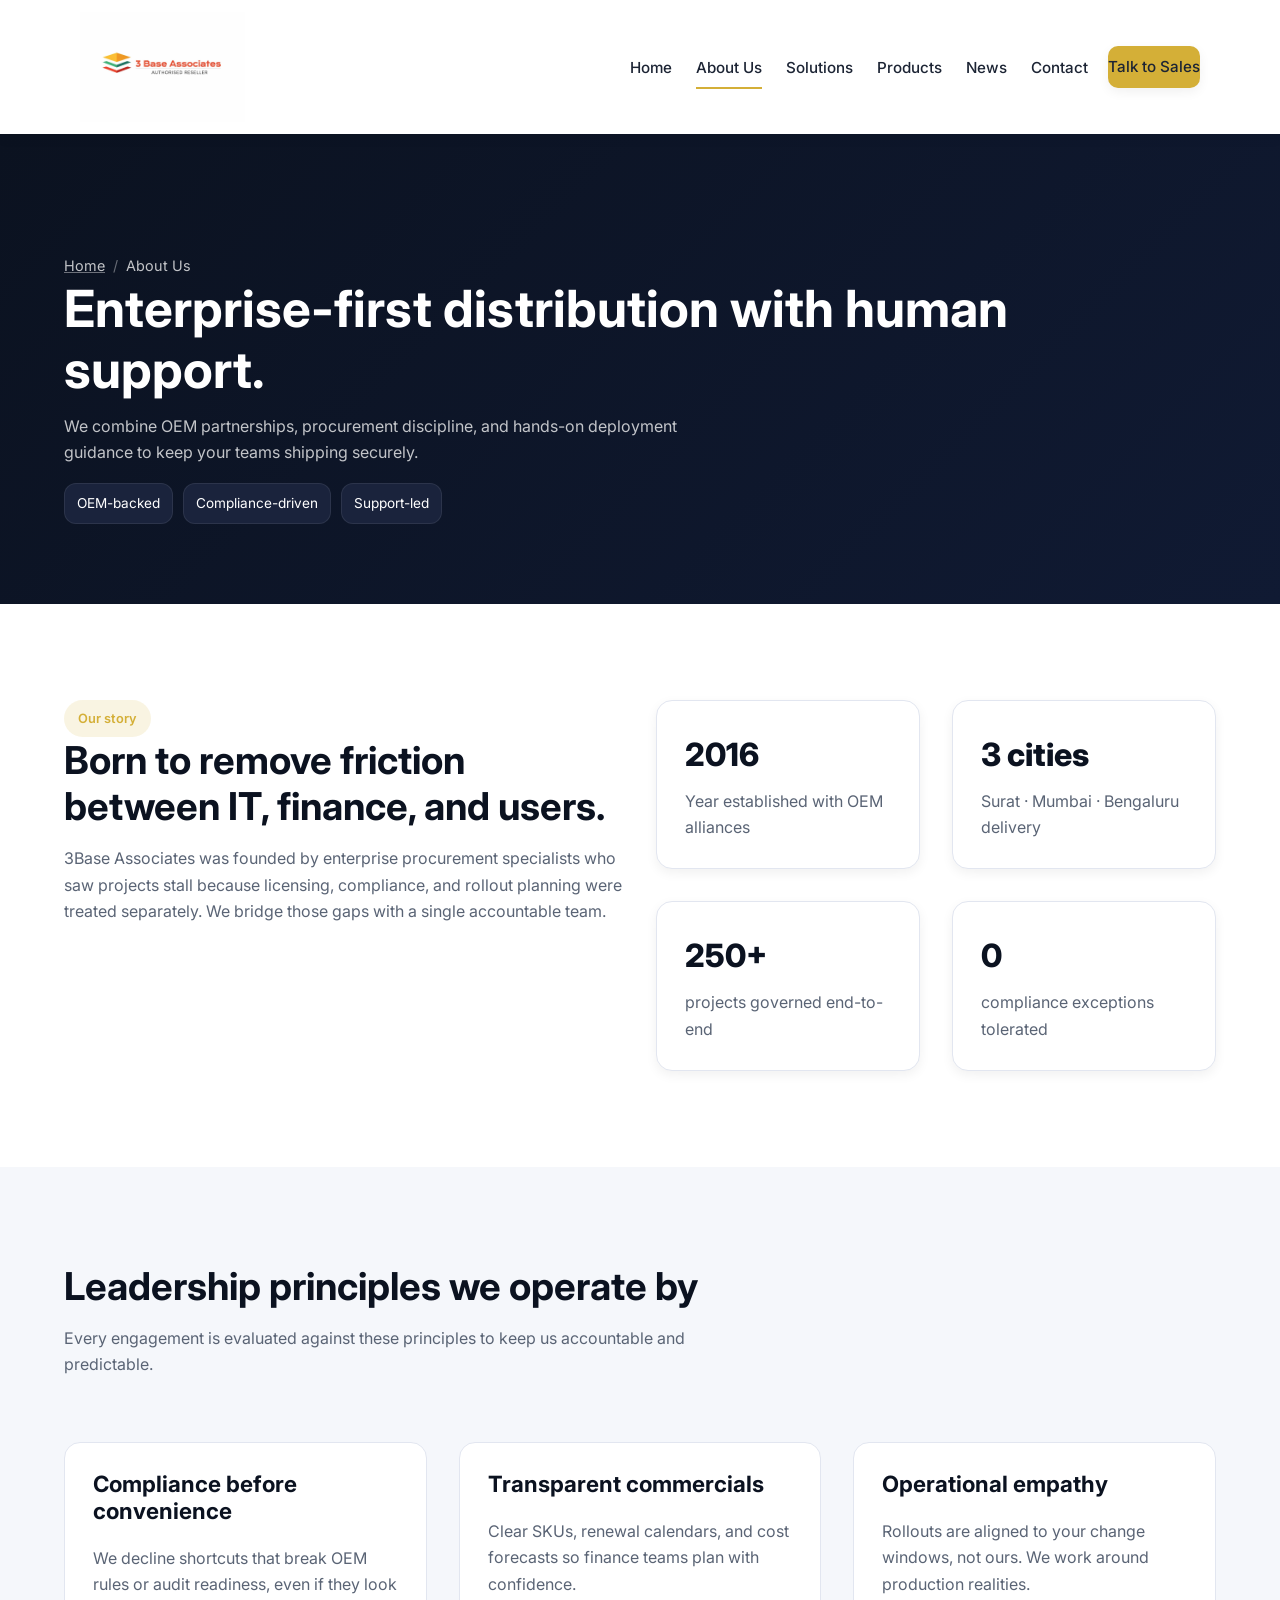
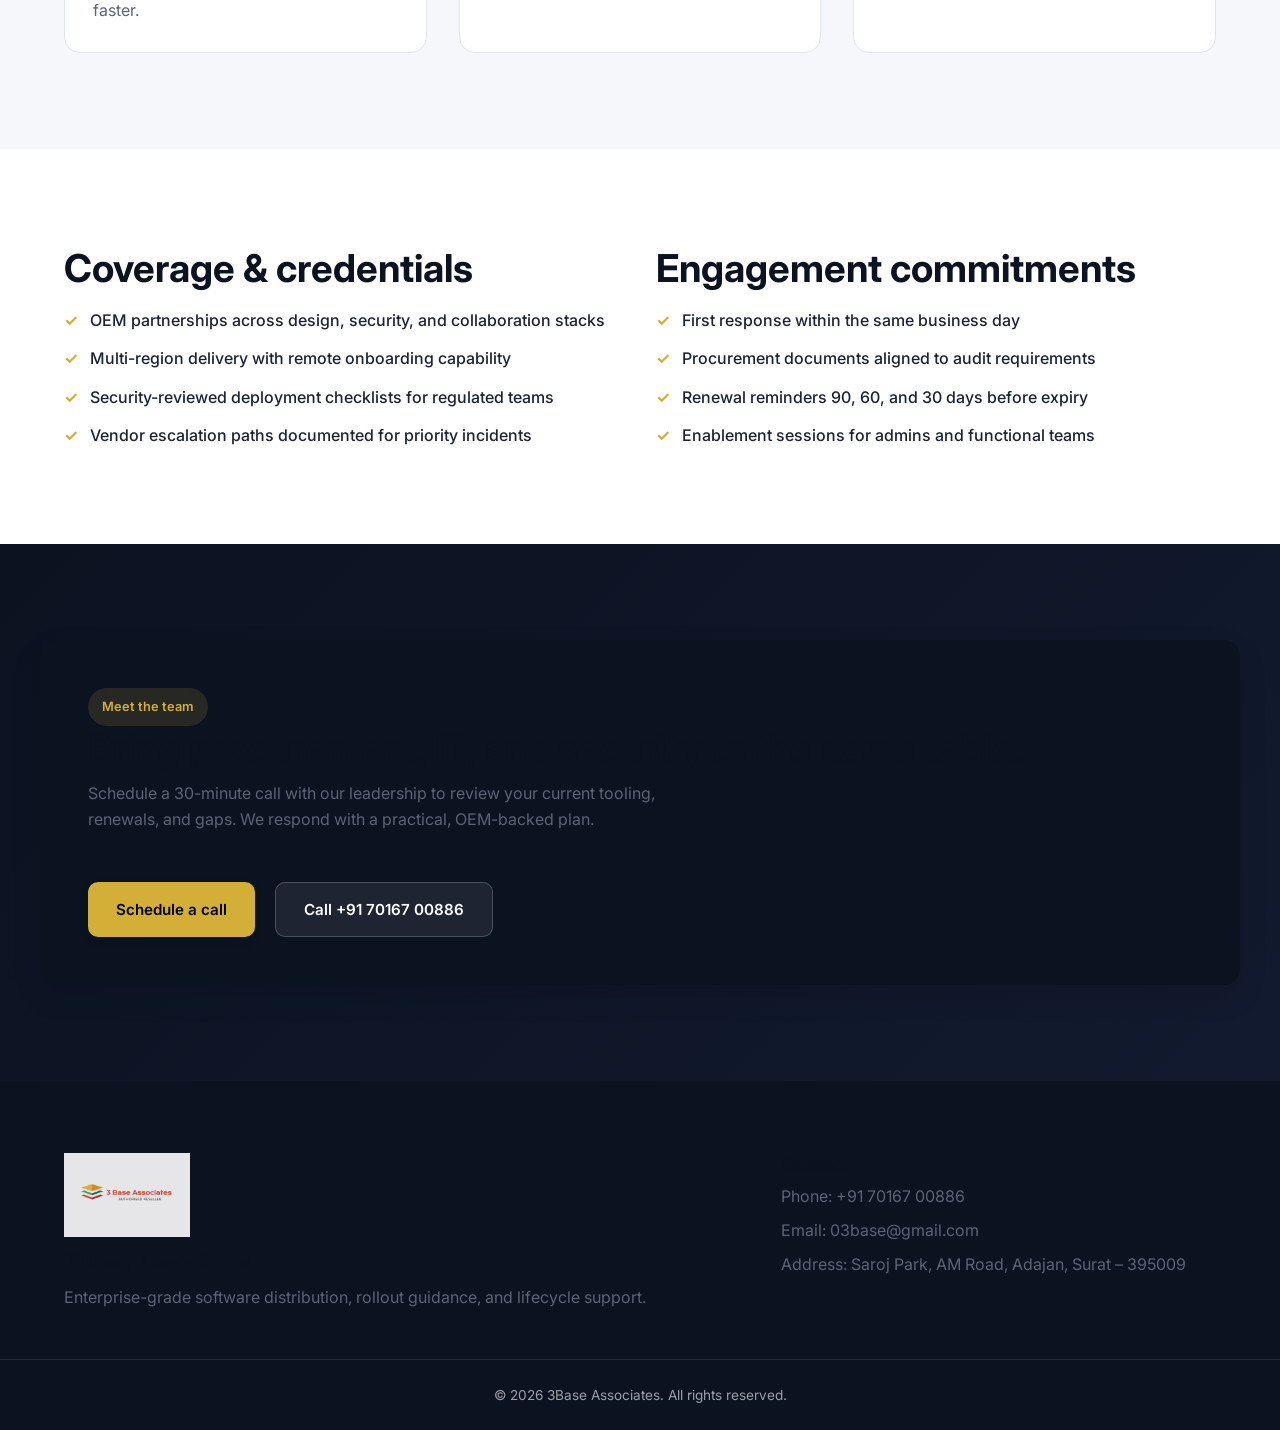
<file: about.html>
<!DOCTYPE html>
<html lang="en">
<head>
	<meta charset="UTF-8" />
	<meta name="viewport" content="width=device-width, initial-scale=1.0" />
	<meta name="description" content="Learn about 3Base Associates, our leadership principles, delivery commitments, and enterprise coverage across India." />

	<title>About Us | 3Base Associates</title>

	<link rel="icon" type="image/png" href="assets/images/logo/3basefavicon.png" />
	<link rel="preconnect" href="https://fonts.googleapis.com" />
	<link rel="preconnect" href="https://fonts.gstatic.com" crossorigin />
	<link href="https://fonts.googleapis.com/css2?family=Inter:wght@300;400;500;600;700;800&display=swap" rel="stylesheet" />
	<link rel="stylesheet" href="css/main.css" />
</head>

<body>

<header class="site-header">
	<div class="container header-inner">
		<a href="index.html" class="logo">
			<img src="assets/images/logo/3baselogo.png" alt="3Base Associates" class="site-logo" />
		</a>

		<button class="menu-toggle" type="button" aria-label="Toggle navigation" aria-expanded="false">
			<span></span><span></span><span></span>
		</button>

		<nav class="site-nav" aria-label="Primary">
			<ul>
				<li><a href="index.html">Home</a></li>
				<li><a href="about.html" class="active">About Us</a></li>
				<li><a href="solutions.html">Solutions</a></li>
				<li><a href="products.html">Products</a></li>
				<li><a href="news.html">News</a></li>
				<li><a href="contact.html">Contact</a></li>
			</ul>
			<div class="nav-actions">
				<a href="https://wa.me/917016700886" target="_blank" class="btn btn-primary">Talk to Sales</a>
			</div>
		</nav>
	</div>
</header>

<main>
	<section class="page-hero">
		<div class="container" data-animate>
			<div class="breadcrumb">
				<a href="index.html">Home</a>
				<span class="separator">/</span>
				<span>About Us</span>
			</div>
			<h1>Enterprise-first distribution with human support.</h1>
			<p>We combine OEM partnerships, procurement discipline, and hands-on deployment guidance to keep your teams shipping securely.</p>
			<div class="pill-row">
				<span class="pill">OEM-backed</span>
				<span class="pill">Compliance-driven</span>
				<span class="pill">Support-led</span>
			</div>
		</div>
	</section>

	<section class="light">
		<div class="container grid-2">
			<div data-animate>
				<span class="badge">Our story</span>
				<h2>Born to remove friction between IT, finance, and users.</h2>
				<p class="mt-2">3Base Associates was founded by enterprise procurement specialists who saw projects stall because licensing, compliance, and rollout planning were treated separately. We bridge those gaps with a single accountable team.</p>
			</div>
			<div class="grid-2" data-animate>
				<div class="stat-card">
					<div class="stat-value">2016</div>
					<div class="stat-label">Year established with OEM alliances</div>
				</div>
				<div class="stat-card">
					<div class="stat-value">3 cities</div>
					<div class="stat-label">Surat · Mumbai · Bengaluru delivery</div>
				</div>
				<div class="stat-card">
					<div class="stat-value">250+</div>
					<div class="stat-label">projects governed end-to-end</div>
				</div>
				<div class="stat-card">
					<div class="stat-value">0</div>
					<div class="stat-label">compliance exceptions tolerated</div>
				</div>
			</div>
		</div>
	</section>

	<section class="section-muted">
		<div class="container">
			<header class="section-header" data-animate>
				<h2>Leadership principles we operate by</h2>
				<p>Every engagement is evaluated against these principles to keep us accountable and predictable.</p>
			</header>

			<div class="grid-3">
				<article class="card-link" data-animate>
					<h3>Compliance before convenience</h3>
					<p>We decline shortcuts that break OEM rules or audit readiness, even if they look faster.</p>
				</article>
				<article class="card-link" data-animate>
					<h3>Transparent commercials</h3>
					<p>Clear SKUs, renewal calendars, and cost forecasts so finance teams plan with confidence.</p>
				</article>
				<article class="card-link" data-animate>
					<h3>Operational empathy</h3>
					<p>Rollouts are aligned to your change windows, not ours. We work around production realities.</p>
				</article>
			</div>
		</div>
	</section>

	<section class="light">
		<div class="container grid-2">
			<div data-animate>
				<h2>Coverage & credentials</h2>
				<ul class="list-check mt-2">
					<li>OEM partnerships across design, security, and collaboration stacks</li>
					<li>Multi-region delivery with remote onboarding capability</li>
					<li>Security-reviewed deployment checklists for regulated teams</li>
					<li>Vendor escalation paths documented for priority incidents</li>
				</ul>
			</div>
			<div data-animate>
				<h2>Engagement commitments</h2>
				<ul class="list-check mt-2">
					<li>First response within the same business day</li>
					<li>Procurement documents aligned to audit requirements</li>
					<li>Renewal reminders 90, 60, and 30 days before expiry</li>
					<li>Enablement sessions for admins and functional teams</li>
				</ul>
			</div>
		</div>
	</section>

	<section class="section-dark">
		<div class="container cta-panel" data-animate>
			<div>
				<span class="badge">Meet the team</span>
				<h2>Bring procurement, IT, and security to the same table.</h2>
				<p class="max-600">Schedule a 30-minute call with our leadership to review your current tooling, renewals, and gaps. We respond with a practical, OEM-backed plan.</p>
			</div>
			<div class="cta-actions">
				<a href="contact.html" class="btn btn-primary">Schedule a call</a>
				<a href="tel:+917016700886" class="btn btn-ghost">Call +91 70167 00886</a>
			</div>
		</div>
	</section>
</main>

<footer class="site-footer">
		<div class="container footer-grid">
			<div>
				<img src="assets/images/logo/3baselogo.png" alt="3Base Associates" class="footer-logo" />
				<h3>3Base Associates</h3>
				<p>Enterprise-grade software distribution, rollout guidance, and lifecycle support.</p>
			</div>
		<div>
			<h4>Contact</h4>
			<p>Phone: +91 70167 00886</p>
			<p>Email: 03base@gmail.com</p>
			<p>Address: Saroj Park, AM Road, Adajan, Surat – 395009</p>
		</div>
	</div>
	<div class="footer-bottom">© 2026 3Base Associates. All rights reserved.</div>
</footer>

<script type="module" src="js/main.js"></script>

</body>
</html>
</file>
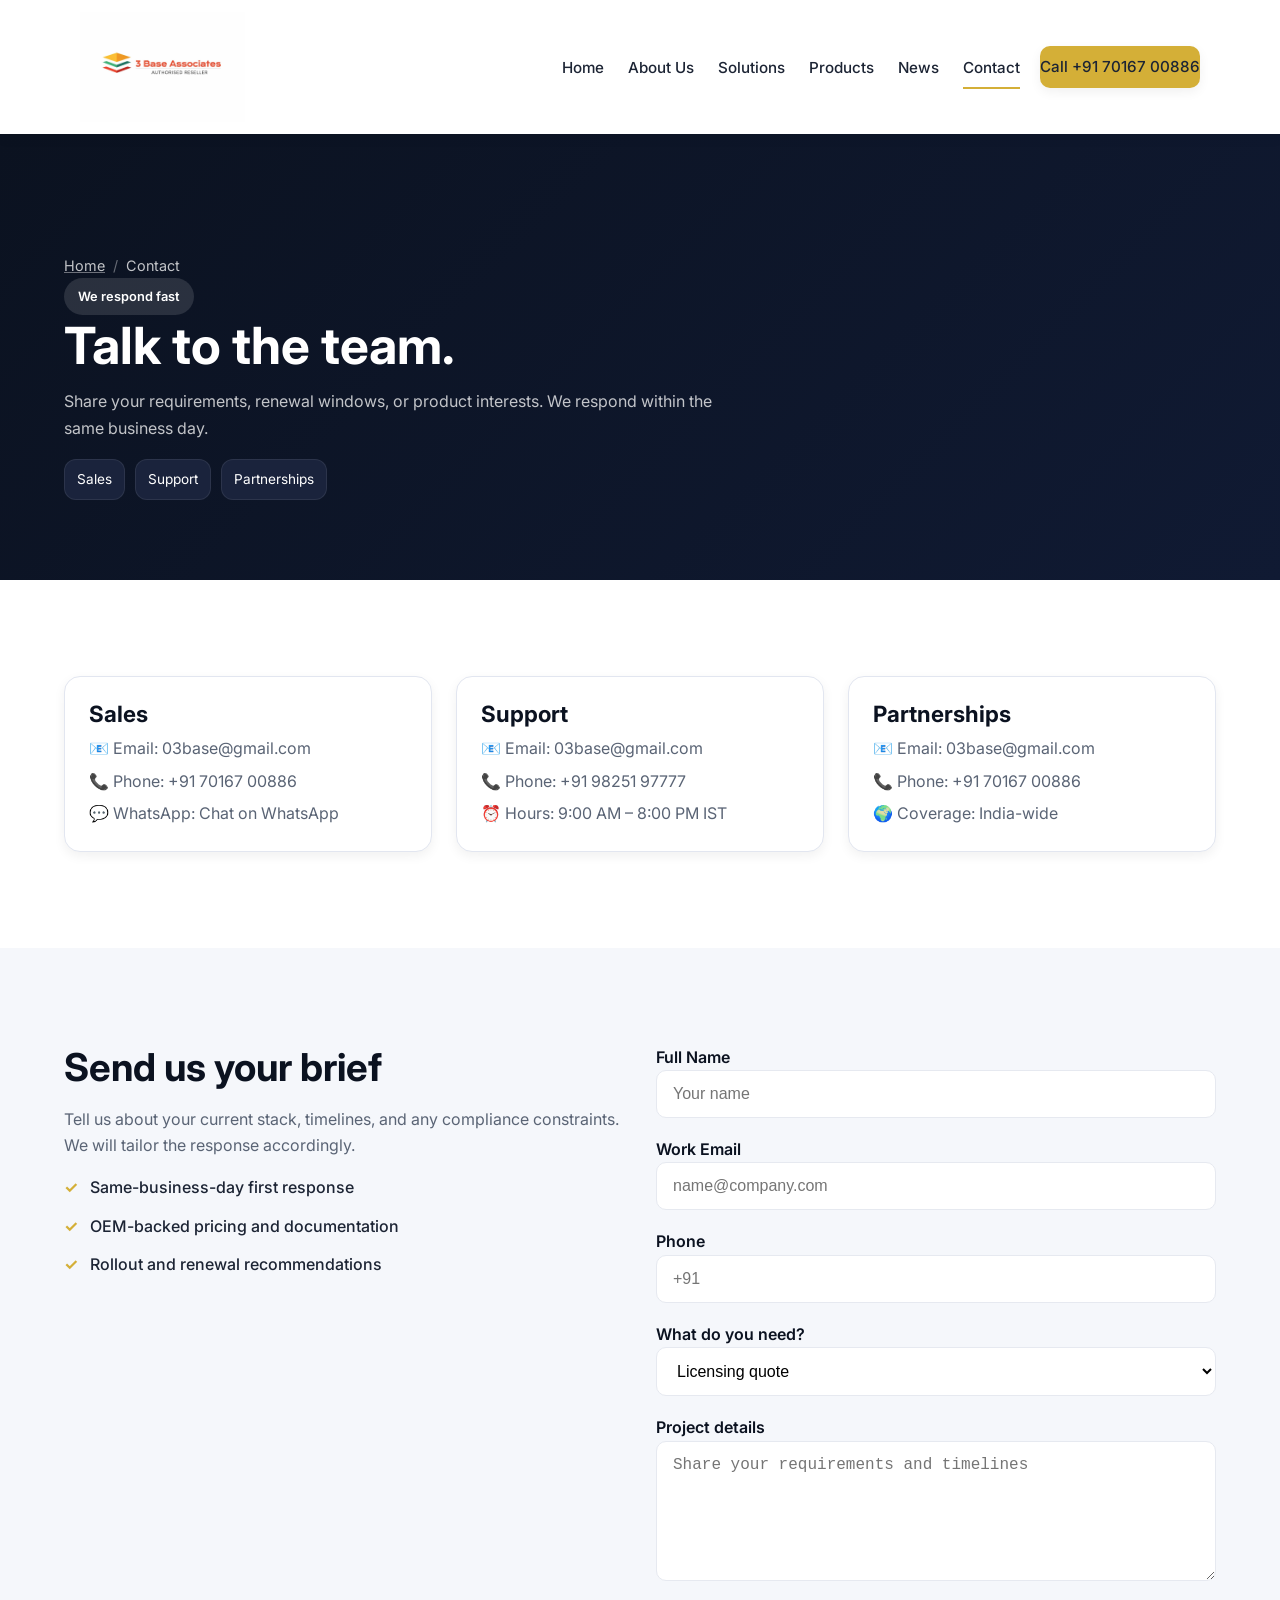
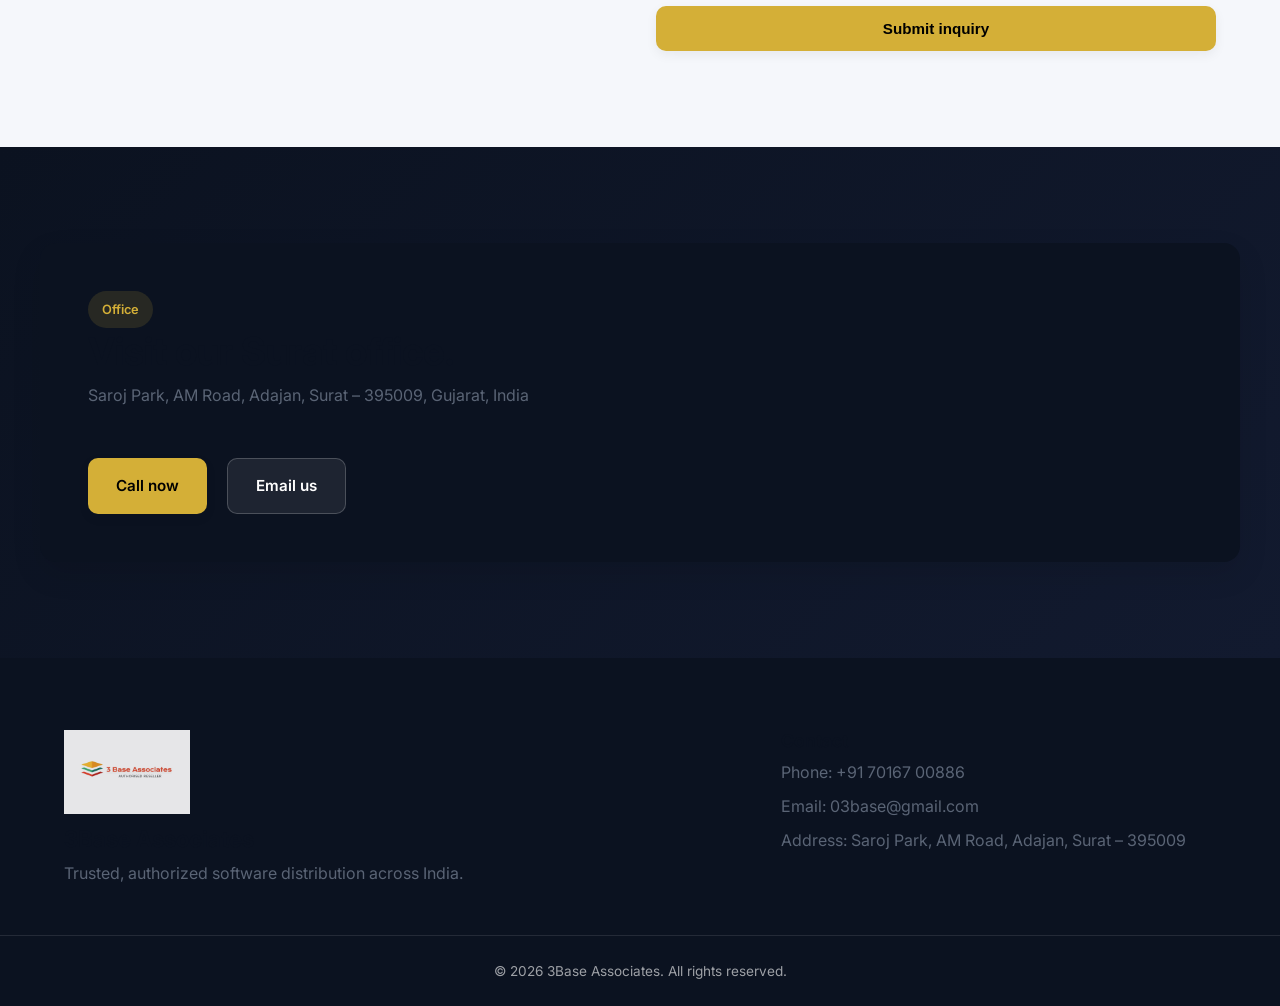
<file: contact.html>
<!DOCTYPE html>
<html lang="en">
<head>
	<meta charset="UTF-8" />
	<meta name="viewport" content="width=device-width, initial-scale=1.0" />
	<meta name="description" content="Contact 3Base Associates for sales, support, or partnership inquiries." />
	<title>Contact | 3Base Associates</title>

	<link rel="icon" type="image/png" href="assets/images/logo/3basefavicon.png" />
	<link rel="preconnect" href="https://fonts.googleapis.com" />
	<link rel="preconnect" href="https://fonts.gstatic.com" crossorigin />
	<link href="https://fonts.googleapis.com/css2?family=Inter:wght@300;400;500;600;700;800&display=swap" rel="stylesheet" />
	<link rel="stylesheet" href="css/main.css" />
</head>
<body>
	<header class="site-header">
		<div class="container header-inner">
			<a href="index.html" class="logo">
				<img src="assets/images/logo/3baselogo.png" alt="3Base Associates" class="site-logo" />
			</a>

			<button class="menu-toggle" type="button" aria-label="Toggle navigation" aria-expanded="false">
				<span></span><span></span><span></span>
			</button>

			<nav class="site-nav" aria-label="Primary">
				<ul>
					<li><a href="index.html">Home</a></li>
					<li><a href="about.html">About Us</a></li>
					<li><a href="solutions.html">Solutions</a></li>
					<li><a href="products.html">Products</a></li>
					<li><a href="news.html">News</a></li>
					<li><a href="contact.html" class="active">Contact</a></li>
				</ul>
				<div class="nav-actions">
					<a href="tel:+917016700886" class="btn btn-primary">Call +91 70167 00886</a>
				</div>
			</nav>
		</div>
	</header>

	<main>
		<section class="page-hero">
			<div class="container" data-animate>
				<div class="breadcrumb">
					<a href="index.html">Home</a>
					<span class="separator">/</span>
					<span>Contact</span>
				</div>
				<span class="badge">We respond fast</span>
				<h1>Talk to the team.</h1>
				<p class="max-800">Share your requirements, renewal windows, or product interests. We respond within the same business day.</p>
				<div class="pill-row">
					<span class="pill">Sales</span>
					<span class="pill">Support</span>
					<span class="pill">Partnerships</span>
				</div>
			</div>
		</section>

		<section class="light">
			<div class="container">
				<div class="contact-grid">

  <!-- SALES -->
  <div class="contact-card" data-animate>
    <h3>Sales</h3>

    <p>
      📧 Email:
      <a href="mailto:03base@gmail.com" class="contact-link">
        03base@gmail.com
      </a>
    </p>

    <p class="contact-strong">
      📞 Phone:
      <a href="tel:+917016700886">
        +91 70167 00886
      </a>
    </p>

    <p>
      💬 WhatsApp:
      <a href="https://wa.me/917016700886" target="_blank" class="whatsapp-btn">
        Chat on WhatsApp
      </a>
    </p>
  </div>

  <!-- SUPPORT -->
  <div class="contact-card" data-animate>
    <h3>Support</h3>

    <p>
      📧 Email:
      <a href="mailto:03base@gmail.com" class="contact-link">
        03base@gmail.com
      </a>
    </p>

    <p class="contact-strong">
      📞 Phone:
      <a href="tel:+919825197777">
        +91 98251 97777
      </a>
    </p>

    <p>
      ⏰ Hours: 9:00 AM – 8:00 PM IST
    </p>
  </div>

  <!-- PARTNERSHIPS -->
  <div class="contact-card" data-animate>
    <h3>Partnerships</h3>

    <p>
      📧 Email:
      <a href="mailto:03base@gmail.com" class="contact-link">
        03base@gmail.com
      </a>
    </p>

    <p class="contact-strong">
      📞 Phone:
      <a href="tel:+917016700886">
        +91 70167 00886
      </a>
    </p>

    <p>
      🌍 Coverage: India-wide
    </p>
  </div>

</div>
			</div>
		</section>

		<section class="section-muted">
			<div class="container grid-2">
				<div data-animate>
					<h2>Send us your brief</h2>
					<p class="mt-2">Tell us about your current stack, timelines, and any compliance constraints. We will tailor the response accordingly.</p>
					<ul class="list-check mt-2">
						<li>Same-business-day first response</li>
						<li>OEM-backed pricing and documentation</li>
						<li>Rollout and renewal recommendations</li>
					</ul>
				</div>
				<div data-animate>
                    <form id="contactForm">
						<div>
							<label for="name">Full Name</label>
							<input id="name" name="name" type="text" placeholder="Your name" required />
						</div>
						<div>
							<label for="email">Work Email</label>
							<input id="email" name="email" type="email" placeholder="name@company.com" required />
						</div>
						<div>
							<label for="phone">Phone</label>
							<input id="phone" name="phone" type="tel" placeholder="+91" />
						</div>
						<div>
							<label for="topic">What do you need?</label>
							<select id="topic" name="topic">
								<option>Licensing quote</option>
								<option>Renewal review</option>
								<option>Deployment support</option>
								<option>Partnership</option>
							</select>
						</div>
						<div>
							<label for="message">Project details</label>
							<textarea id="message" name="message" placeholder="Share your requirements and timelines"></textarea>
						</div>
						<button type="submit" class="btn btn-primary">Submit inquiry</button>
					</form>
				</div>
			</div>
		</section>

		<section class="section-dark">
			<div class="container cta-panel" data-animate>
				<div>
					<span class="badge">Office</span>
					<h2>Visit our Surat office.</h2>
					<p class="max-600">Saroj Park, AM Road, Adajan, Surat – 395009, Gujarat, India</p>
				</div>
				<div class="cta-actions">
					<a href="tel:+917016700886" class="btn btn-primary">Call now</a>
					<a href="mailto:03base@gmail.com" class="btn btn-ghost">Email us</a>
				</div>
			</div>
		</section>
	</main>

	<footer class="site-footer">
		<div class="container footer-grid">
			<div>
				<img src="assets/images/logo/3baselogo.png" alt="3Base Associates" class="footer-logo" />
				<h3>3Base Associates</h3>
				<p>Trusted, authorized software distribution across India.</p>
			</div>
			<div>
				<h4>Contact</h4>
				<p>Phone: +91 70167 00886</p>
				<p>Email: 03base@gmail.com</p>
				<p>Address: Saroj Park, AM Road, Adajan, Surat – 395009</p>
			</div>
		</div>
		<div class="footer-bottom">© 2026 3Base Associates. All rights reserved.</div>
	</footer>

	<script type="module" src="js/main.js"></script>
</body>
</html>
</file>
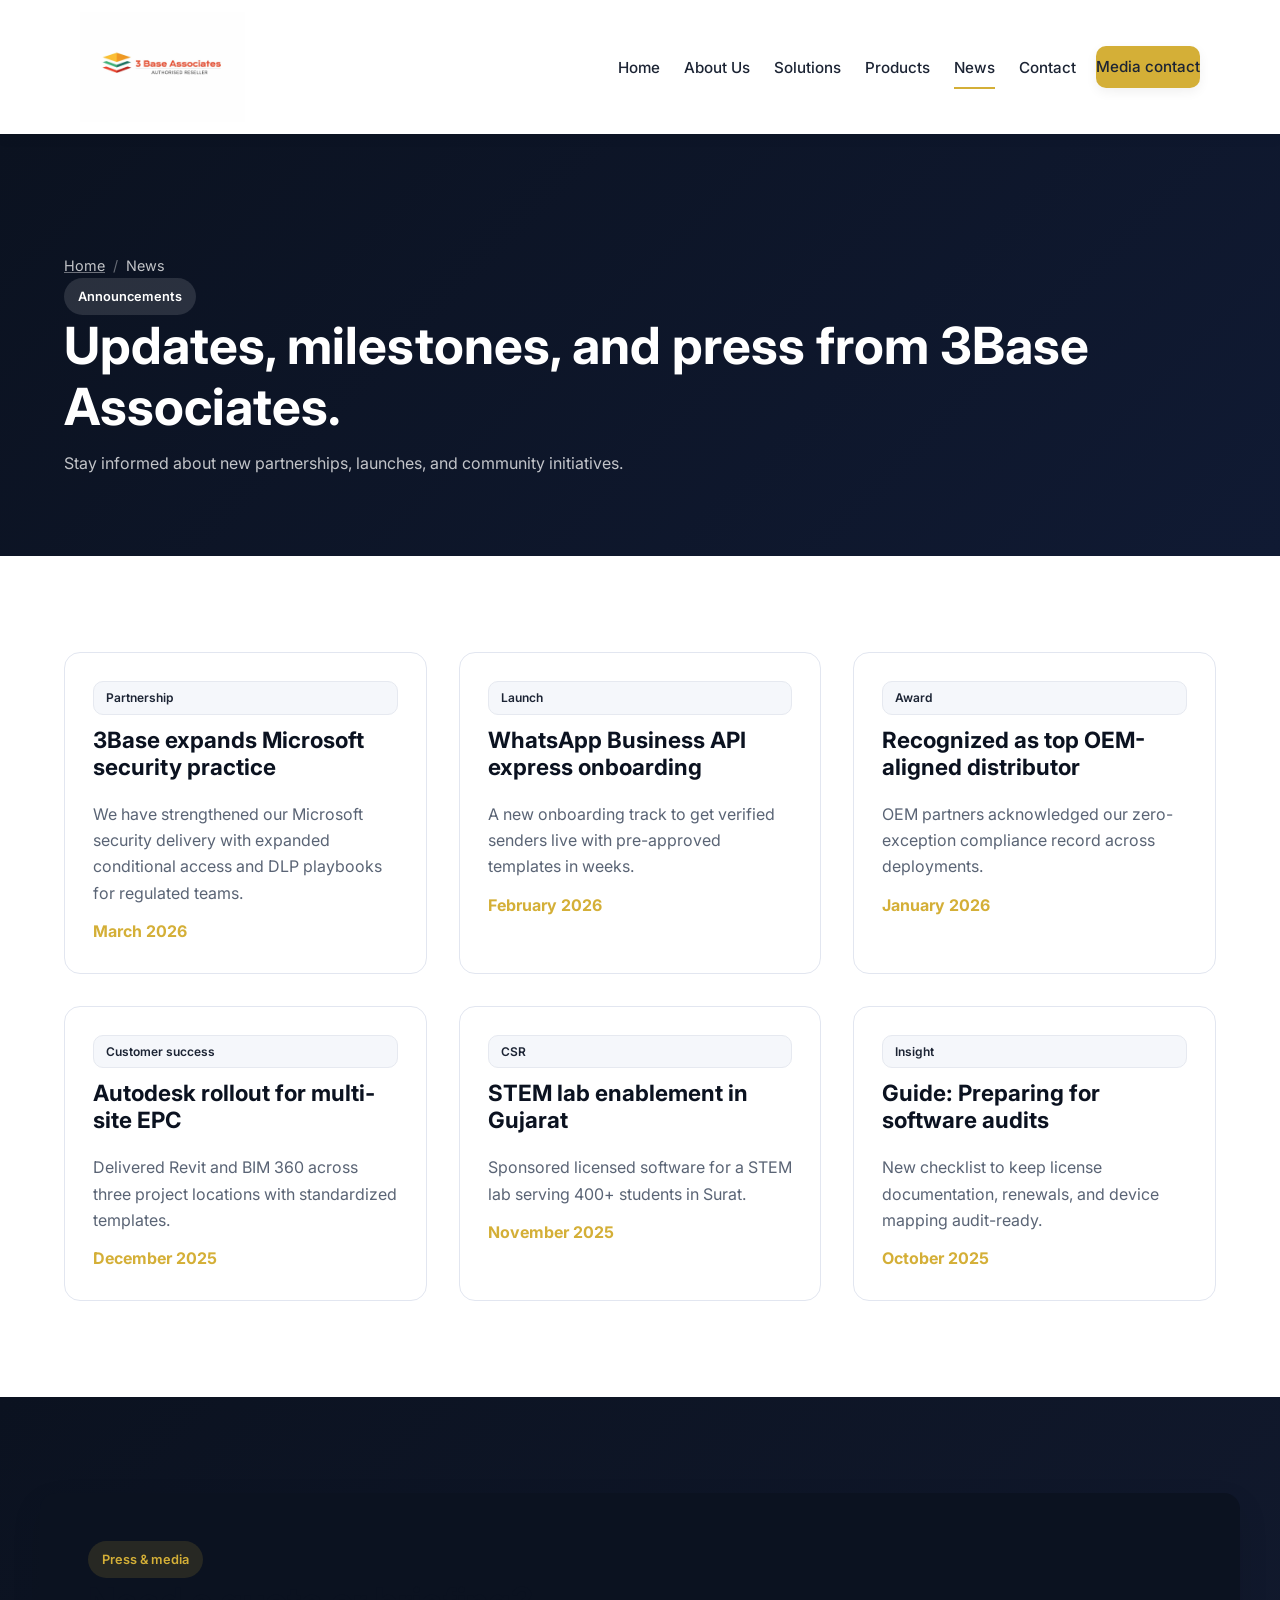
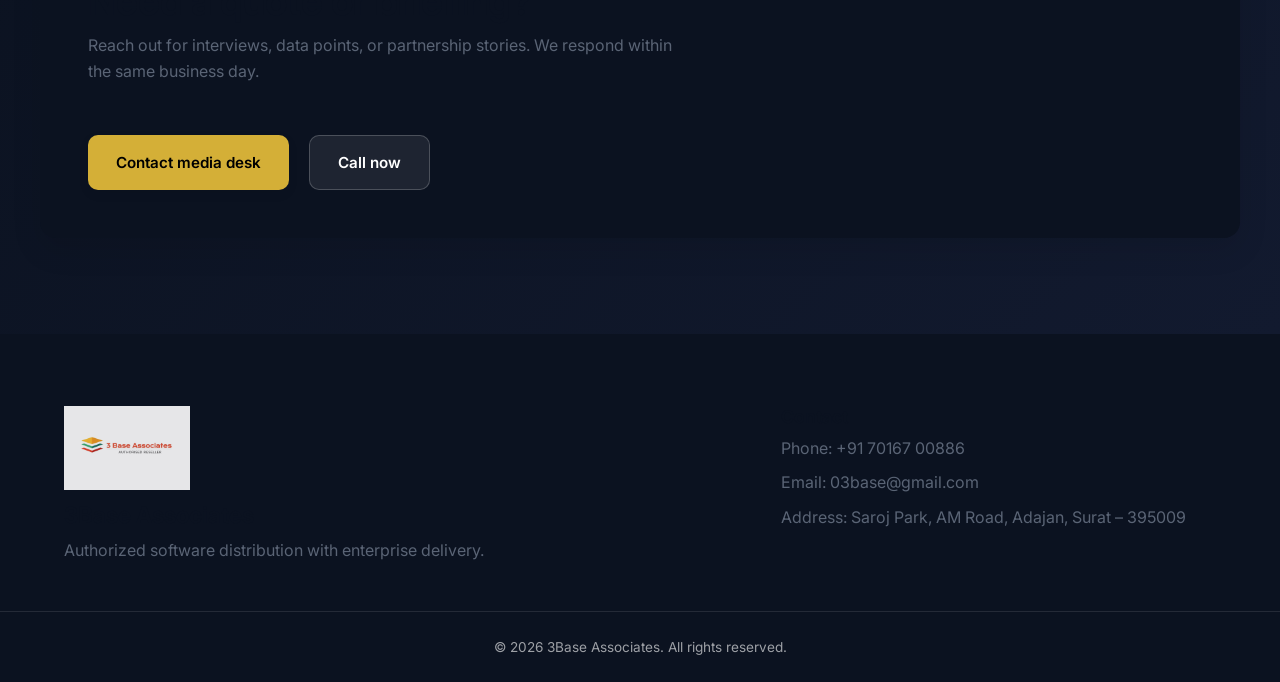
<file: news.html>
<!DOCTYPE html>
<html lang="en">
<head>
	<meta charset="UTF-8" />
	<meta name="viewport" content="width=device-width, initial-scale=1.0" />
	<meta name="description" content="News, announcements, and milestones from 3Base Associates." />
	<title>News | 3Base Associates</title>

	<link rel="icon" type="image/png" href="assets/images/logo/3basefavicon.png" />
	<link rel="preconnect" href="https://fonts.googleapis.com" />
	<link rel="preconnect" href="https://fonts.gstatic.com" crossorigin />
	<link href="https://fonts.googleapis.com/css2?family=Inter:wght@300;400;500;600;700;800&display=swap" rel="stylesheet" />
	<link rel="stylesheet" href="css/main.css" />
</head>
<body>
	<header class="site-header">
		<div class="container header-inner">
			<a href="index.html" class="logo">
				<img src="assets/images/logo/3baselogo.png" alt="3Base Associates" class="site-logo" />
			</a>

			<button class="menu-toggle" type="button" aria-label="Toggle navigation" aria-expanded="false">
				<span></span><span></span><span></span>
			</button>

			<nav class="site-nav" aria-label="Primary">
				<ul>
					<li><a href="index.html">Home</a></li>
					<li><a href="about.html">About Us</a></li>
					<li><a href="solutions.html">Solutions</a></li>
					<li><a href="products.html">Products</a></li>
					<li><a href="news.html" class="active">News</a></li>
					<li><a href="contact.html">Contact</a></li>
				</ul>
				<div class="nav-actions">
					<a href="contact.html" class="btn btn-primary">Media contact</a>
				</div>
			</nav>
		</div>
	</header>

	<main>
		<section class="page-hero">
			<div class="container" data-animate>
				<div class="breadcrumb">
					<a href="index.html">Home</a>
					<span class="separator">/</span>
					<span>News</span>
				</div>
				<span class="badge">Announcements</span>
				<h1>Updates, milestones, and press from 3Base Associates.</h1>
				<p class="max-800">Stay informed about new partnerships, launches, and community initiatives.</p>
			</div>
		</section>

		<section class="light">
			<div class="container">
				<div class="grid-3">
					<article class="card-link" data-animate>
						<div class="tag">Partnership</div>
						<h3>3Base expands Microsoft security practice</h3>
						<p>We have strengthened our Microsoft security delivery with expanded conditional access and DLP playbooks for regulated teams.</p>
						<span class="link-arrow">March 2026</span>
					</article>
					<article class="card-link" data-animate>
						<div class="tag">Launch</div>
						<h3>WhatsApp Business API express onboarding</h3>
						<p>A new onboarding track to get verified senders live with pre-approved templates in weeks.</p>
						<span class="link-arrow">February 2026</span>
					</article>
					<article class="card-link" data-animate>
						<div class="tag">Award</div>
						<h3>Recognized as top OEM-aligned distributor</h3>
						<p>OEM partners acknowledged our zero-exception compliance record across deployments.</p>
						<span class="link-arrow">January 2026</span>
					</article>
					<article class="card-link" data-animate>
						<div class="tag">Customer success</div>
						<h3>Autodesk rollout for multi-site EPC</h3>
						<p>Delivered Revit and BIM 360 across three project locations with standardized templates.</p>
						<span class="link-arrow">December 2025</span>
					</article>
					<article class="card-link" data-animate>
						<div class="tag">CSR</div>
						<h3>STEM lab enablement in Gujarat</h3>
						<p>Sponsored licensed software for a STEM lab serving 400+ students in Surat.</p>
						<span class="link-arrow">November 2025</span>
					</article>
					<article class="card-link" data-animate>
						<div class="tag">Insight</div>
						<h3>Guide: Preparing for software audits</h3>
						<p>New checklist to keep license documentation, renewals, and device mapping audit-ready.</p>
						<span class="link-arrow">October 2025</span>
					</article>
				</div>
			</div>
		</section>

		<section class="section-dark">
			<div class="container cta-panel" data-animate>
				<div>
					<span class="badge">Press & media</span>
					<h2>Need a quote or briefing?</h2>
					<p class="max-600">Reach out for interviews, data points, or partnership stories. We respond within the same business day.</p>
				</div>
				<div class="cta-actions">
					<a href="contact.html" class="btn btn-primary">Contact media desk</a>
					<a href="tel:+917016700886" class="btn btn-ghost">Call now</a>
				</div>
			</div>
		</section>
	</main>

	<footer class="site-footer">
		<div class="container footer-grid">
			<div>
				<img src="assets/images/logo/3baselogo.png" alt="3Base Associates" class="footer-logo" />
				<h3>3Base Associates</h3>
				<p>Authorized software distribution with enterprise delivery.</p>
			</div>
			<div>
				<h4>Contact</h4>
				<p>Phone: +91 70167 00886</p>
				<p>Email: 03base@gmail.com</p>
				<p>Address: Saroj Park, AM Road, Adajan, Surat – 395009</p>
			</div>
		</div>
		<div class="footer-bottom">© 2026 3Base Associates. All rights reserved.</div>
	</footer>

	<script type="module" src="js/main.js"></script>
</body>
</html>
</file>
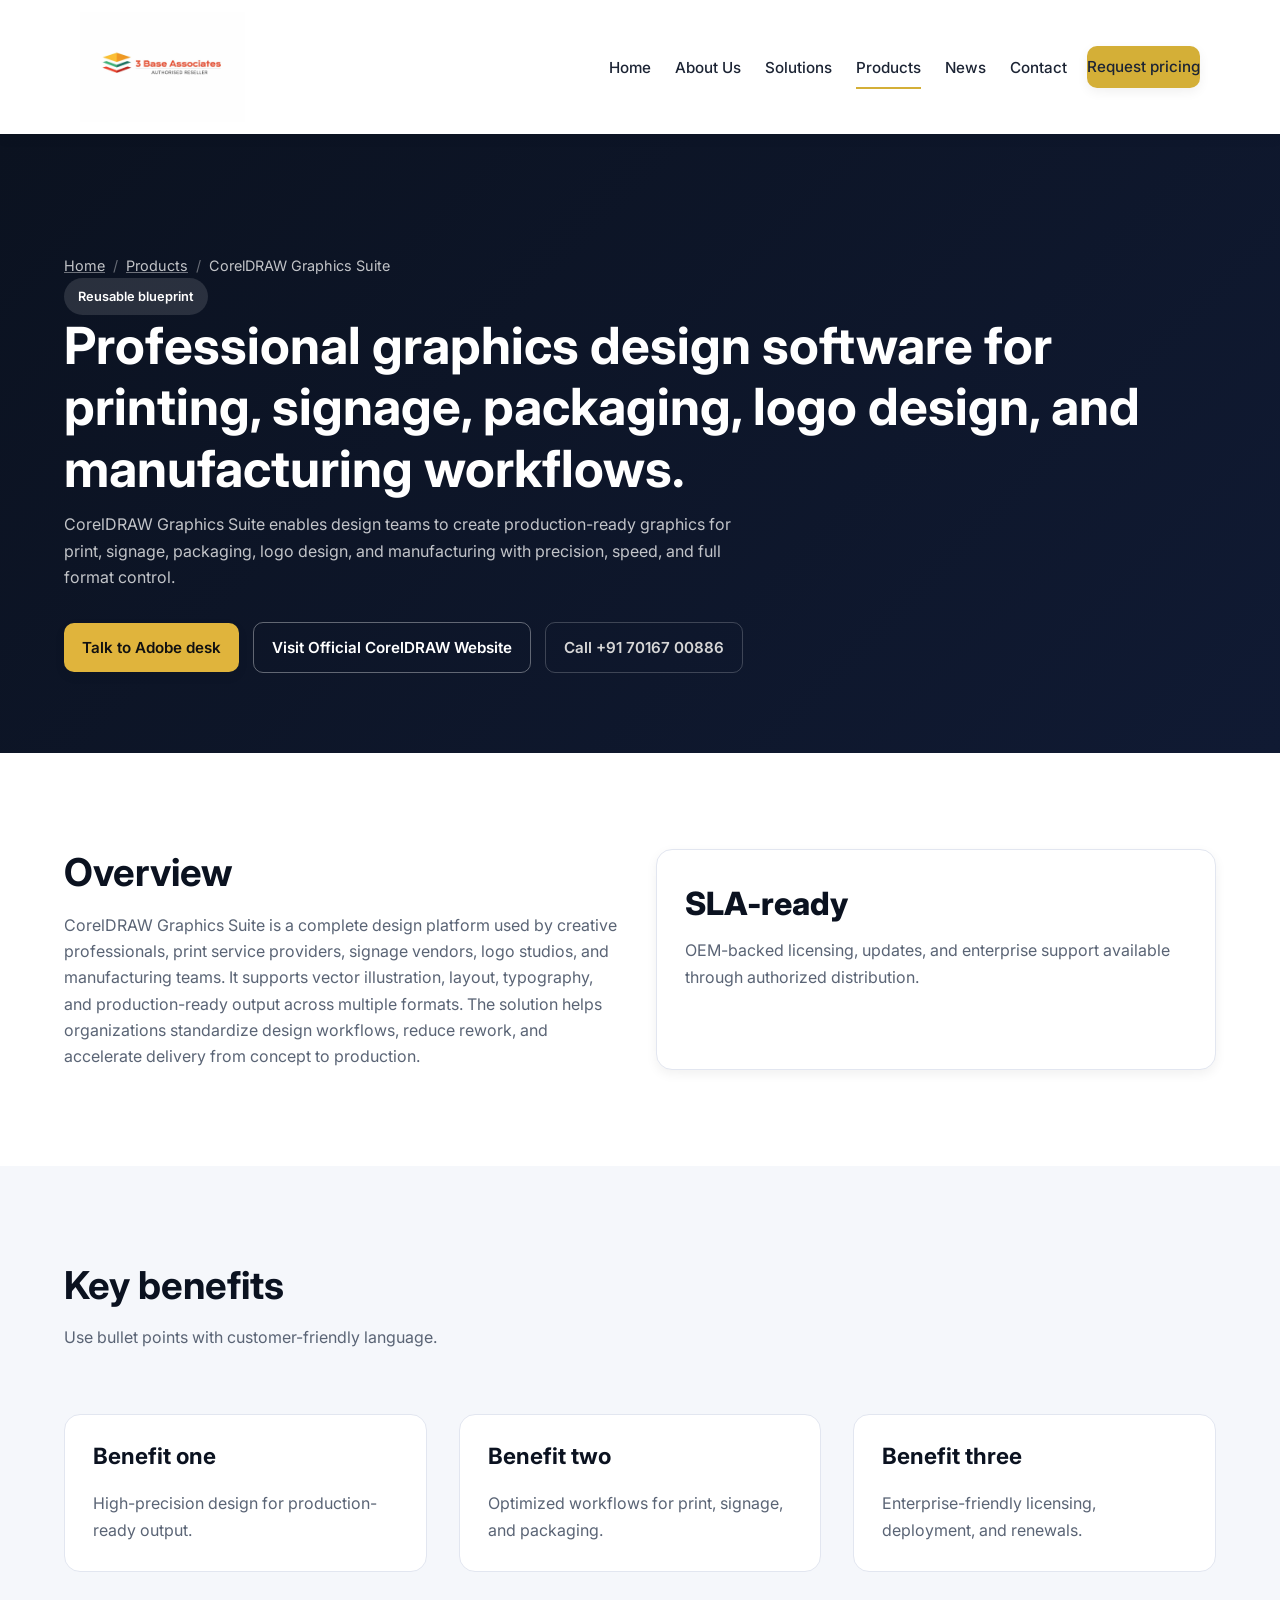
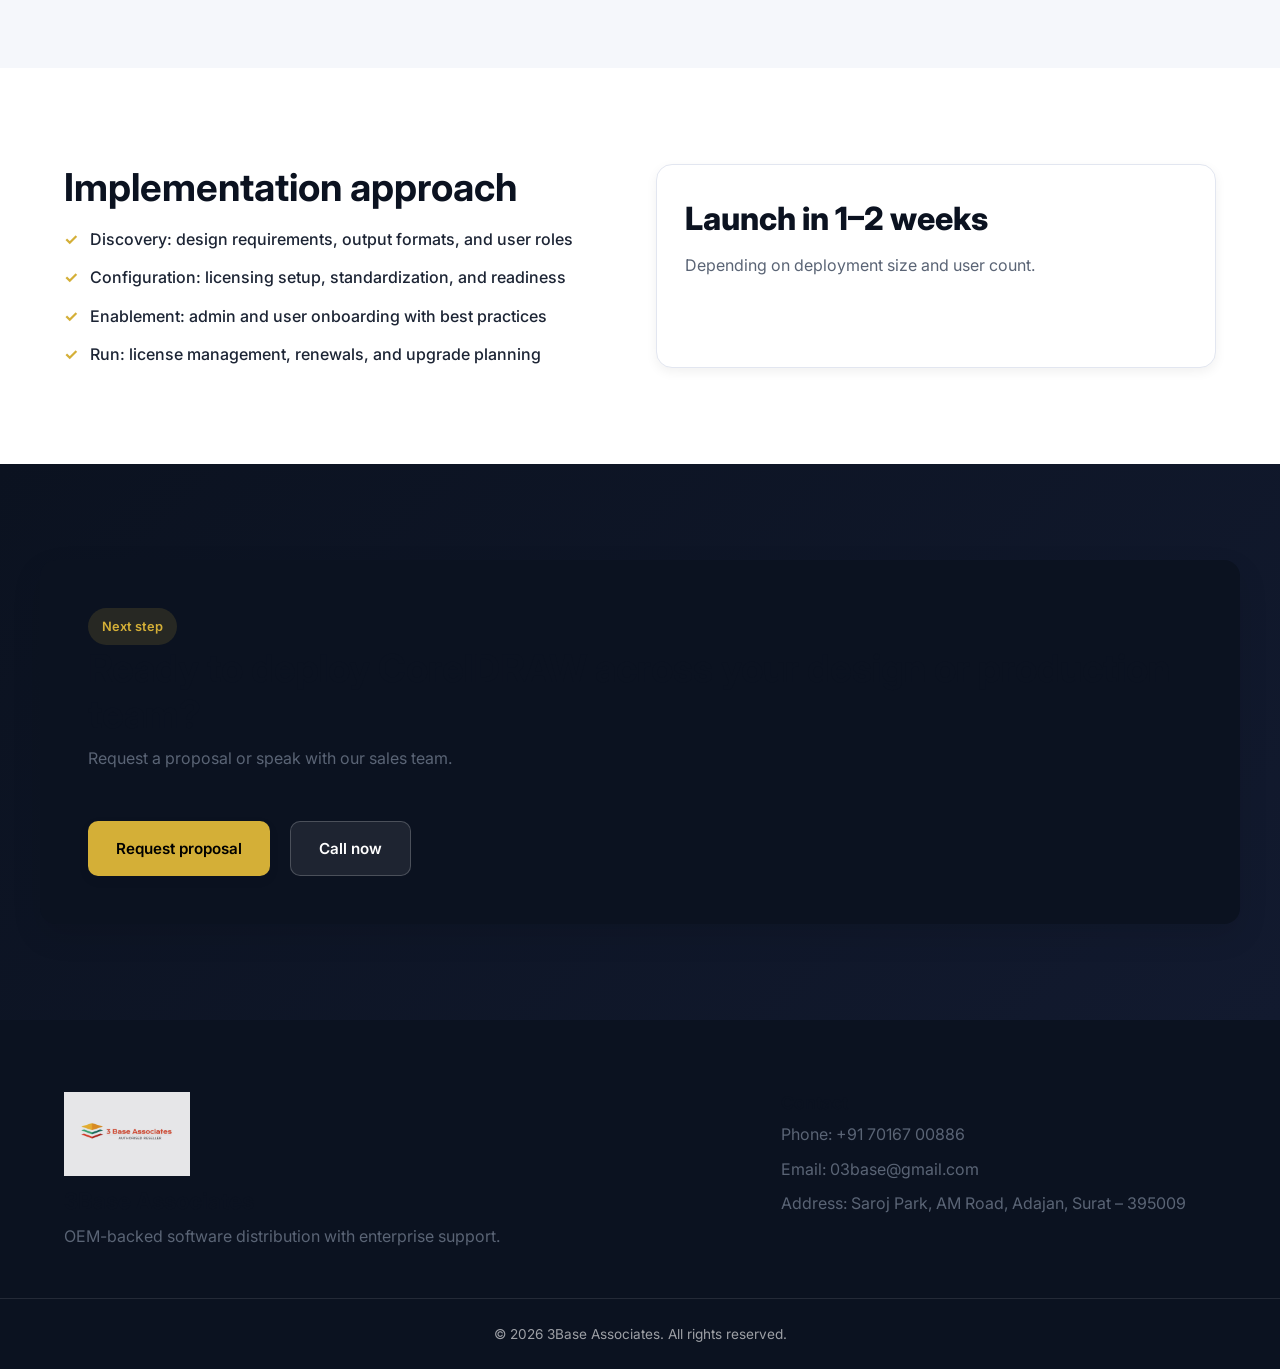
<file: product-template.html>
<!DOCTYPE html>
<html lang="en">
<head>
  <meta charset="UTF-8" />
  <meta name="viewport" content="width=device-width, initial-scale=1.0" />
  <meta name="description" content="Reusable product page template for 3Base Associates with hero, benefits, and CTA blocks." />
  <title>CorelDRAW Graphics Suite | 3Base Associates</title>

  <link rel="icon" type="image/png" href="assets/images/logo/3basefavicon.png" />
  <link rel="preconnect" href="https://fonts.googleapis.com" />
  <link rel="preconnect" href="https://fonts.gstatic.com" crossorigin />
  <link href="https://fonts.googleapis.com/css2?family=Inter:wght@300;400;500;600;700;800&display=swap" rel="stylesheet" />
  <link rel="stylesheet" href="css/main.css" />
</head>
<body>
  <header class="site-header">
    <div class="container header-inner">
      <a href="index.html" class="logo">
        <img src="assets/images/logo/3baselogo.png" alt="3Base Associates" class="site-logo" />
      </a>

      <button class="menu-toggle" type="button" aria-label="Toggle navigation" aria-expanded="false">
        <span></span><span></span><span></span>
      </button>

      <nav class="site-nav" aria-label="Primary">
        <ul>
          <li><a href="index.html">Home</a></li>
          <li><a href="about.html">About Us</a></li>
          <li><a href="solutions.html">Solutions</a></li>
          <li><a href="products.html" class="active">Products</a></li>
          <li><a href="news.html">News</a></li>
          <li><a href="contact.html">Contact</a></li>
        </ul>
        <div class="nav-actions">
          <a href="contact.html" class="btn btn-primary">Request pricing</a>
        </div>
      </nav>
    </div>
  </header>

  <main>
    <section class="page-hero">
      <div class="container" data-animate>
        <div class="breadcrumb">
          <a href="index.html">Home</a>
          <span class="separator">/</span>
          <a href="products.html">Products</a>
          <span class="separator">/</span>
          <span>CorelDRAW Graphics Suite</span>
        </div>
        <span class="badge">Reusable blueprint</span>
        <h1>Professional graphics design software for printing, signage, packaging, logo design, and manufacturing workflows.</h1>
        <p class="max-800">CorelDRAW Graphics Suite enables design teams to create production-ready graphics for print, signage, packaging, logo design, and manufacturing with precision, speed, and full format control.</p>
       	<div class="hero-actions mt-4">
  <a href="../contact.html" class="btn btn-primary">
    Talk to Adobe desk
  </a>

  <!-- OFFICIAL MICROSOFT WEBSITE LINK -->
  <a
    href="https://www.corelindia.co.in/index_corel"
    target="_blank"
    rel="noopener noreferrer"
    class="btn btn-outline"
  >
    Visit Official CorelDRAW Website
  </a>

  <a href="tel:+917016700886" class="btn btn-ghost">
    Call +91 70167 00886
  </a>
</div>
      </div>
    </section>

    <section class="light">
      <div class="container grid-2">
        <div data-animate>
          <h2>Overview</h2>
          <p class="mt-2">CorelDRAW Graphics Suite is a complete design platform used by creative professionals, print service providers, signage vendors, logo studios, and manufacturing teams. It supports vector illustration, layout, typography, and production-ready output across multiple formats. The solution helps organizations standardize design workflows, reduce rework, and accelerate delivery from concept to production.</p>
        </div>
        <div class="stat-card" data-animate>
          <div class="stat-value">SLA-ready</div>
          <div class="stat-label">OEM-backed licensing, updates, and enterprise support available through authorized distribution.</div>
        </div>
      </div>
    </section>

    <section class="section-muted">
      <div class="container">
        <header class="section-header" data-animate>
          <h2>Key benefits</h2>
          <p>Use bullet points with customer-friendly language.</p>
        </header>
        <div class="grid-3">
          <article class="card-link" data-animate>
            <h3>Benefit one</h3>
            <p>High-precision design for production-ready output.</p>
          </article>
          <article class="card-link" data-animate>
            <h3>Benefit two</h3>
            <p>Optimized workflows for print, signage, and packaging.</p>
          </article>
          <article class="card-link" data-animate>
            <h3>Benefit three</h3>
            <p>Enterprise-friendly licensing, deployment, and renewals.</p>
          </article>
        </div>
      </div>
    </section>

    <section class="light">
      <div class="container grid-2">
        <div data-animate>
          <h2>Implementation approach</h2>
          <ul class="list-check mt-2">
            <li>Discovery: design requirements, output formats, and user roles</li>
            <li>Configuration: licensing setup, standardization, and readiness</li>
            <li>Enablement: admin and user onboarding with best practices</li>
            <li>Run: license management, renewals, and upgrade planning</li>
          </ul>
        </div>
        <div class="stat-card" data-animate>
          <div class="stat-value">Launch in 1–2 weeks</div>
          <div class="stat-label">Depending on deployment size and user count.</div>
        </div>
      </div>
    </section>

    <section class="section-dark">
      <div class="container cta-panel" data-animate>
        <div>
          <span class="badge">Next step</span>
          <h2>Ready to deploy CorelDRAW across your design or production team?</h2>
          <p class="max-600">Request a proposal or speak with our sales team.</p>
        </div>
        <div class="cta-actions">
          <a href="contact.html" class="btn btn-primary">Request proposal</a>
          <a href="tel:+917016700886" class="btn btn-ghost">Call now</a>
        </div>
      </div>
    </section>
  </main>

  <footer class="site-footer">
    <div class="container footer-grid">
      <div>
        <img src="assets/images/logo/3baselogo.png" alt="3Base Associates" class="footer-logo" />
        <h3>3Base Associates</h3>
        <p>OEM-backed software distribution with enterprise support.</p>
      </div>
      <div>
        <h4>Contact</h4>
        <p>Phone: +91 70167 00886</p>
        <p>Email: 03base@gmail.com</p>
        <p>Address: Saroj Park, AM Road, Adajan, Surat – 395009</p>
      </div>
    </div>
    <div class="footer-bottom">© 2026 3Base Associates. All rights reserved.</div>
  </footer>

  <script type="module" src="js/main.js"></script>
</body>
</html>
</file>
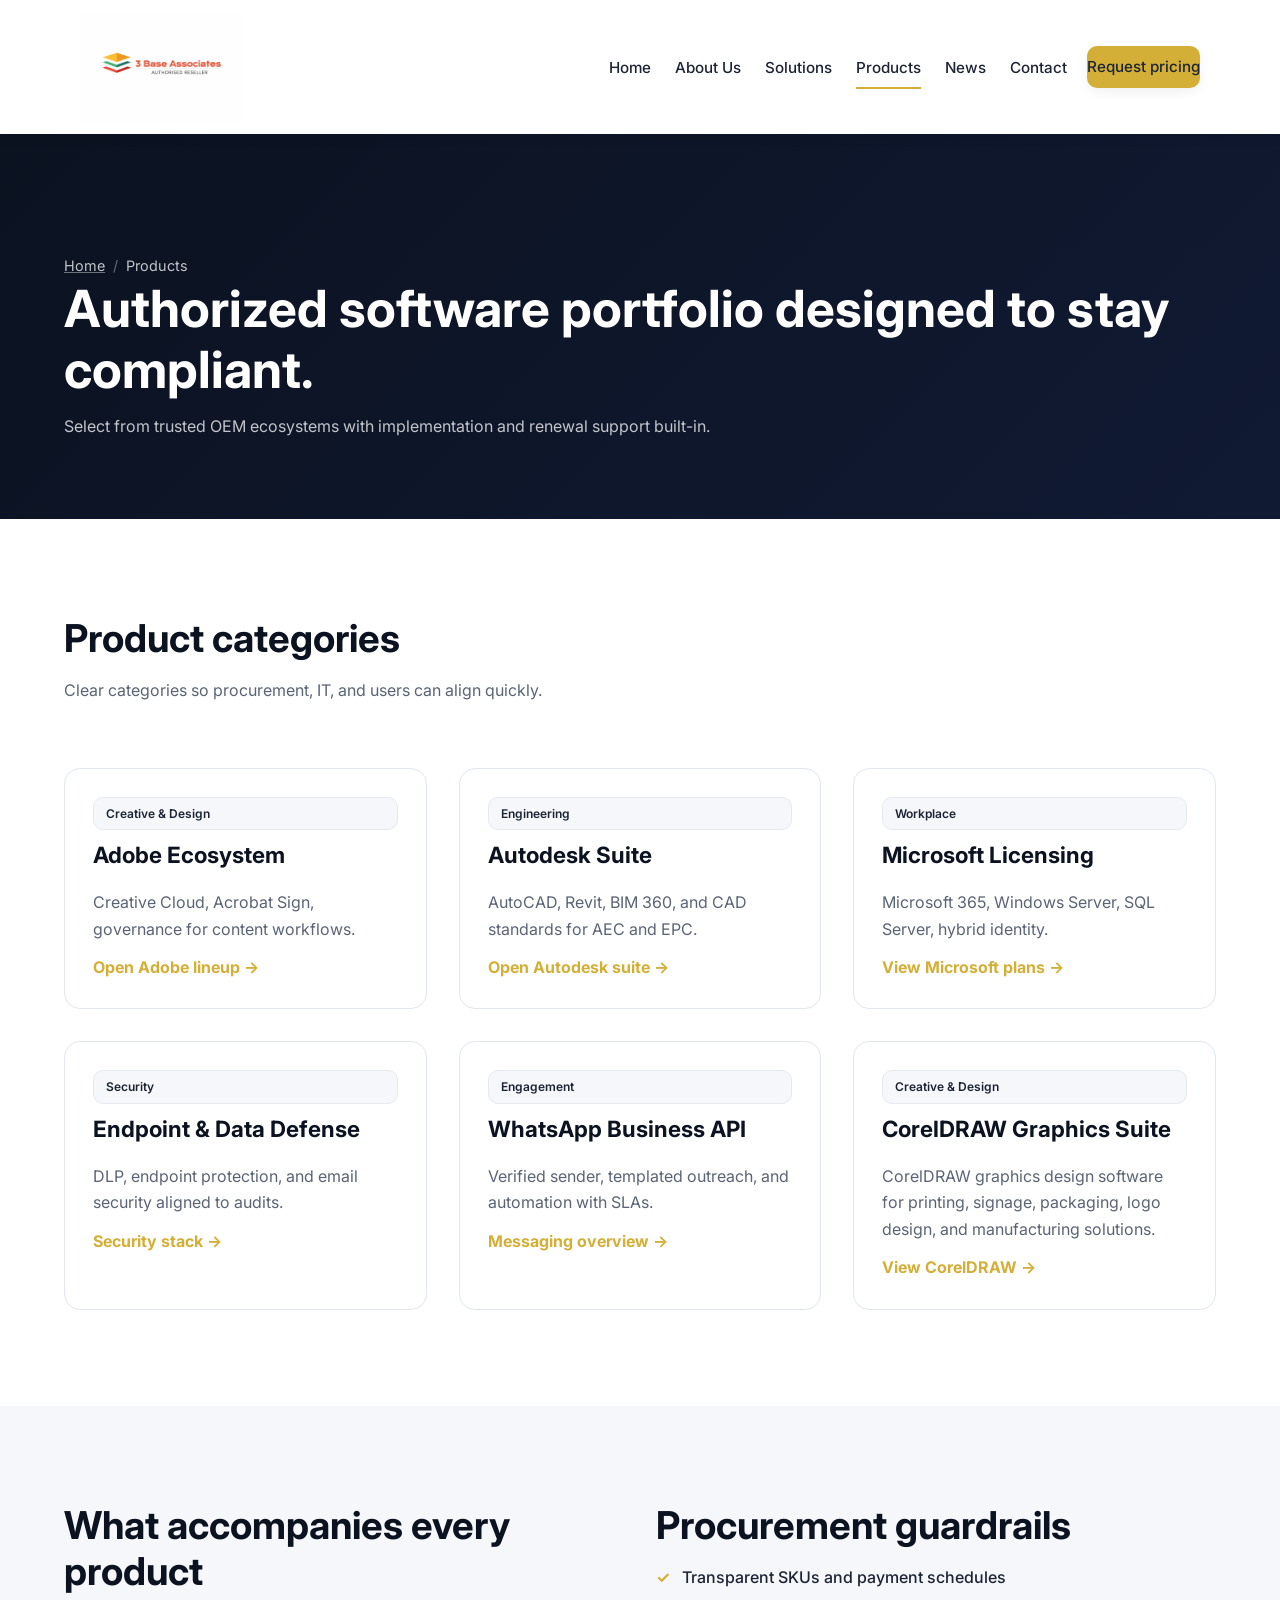
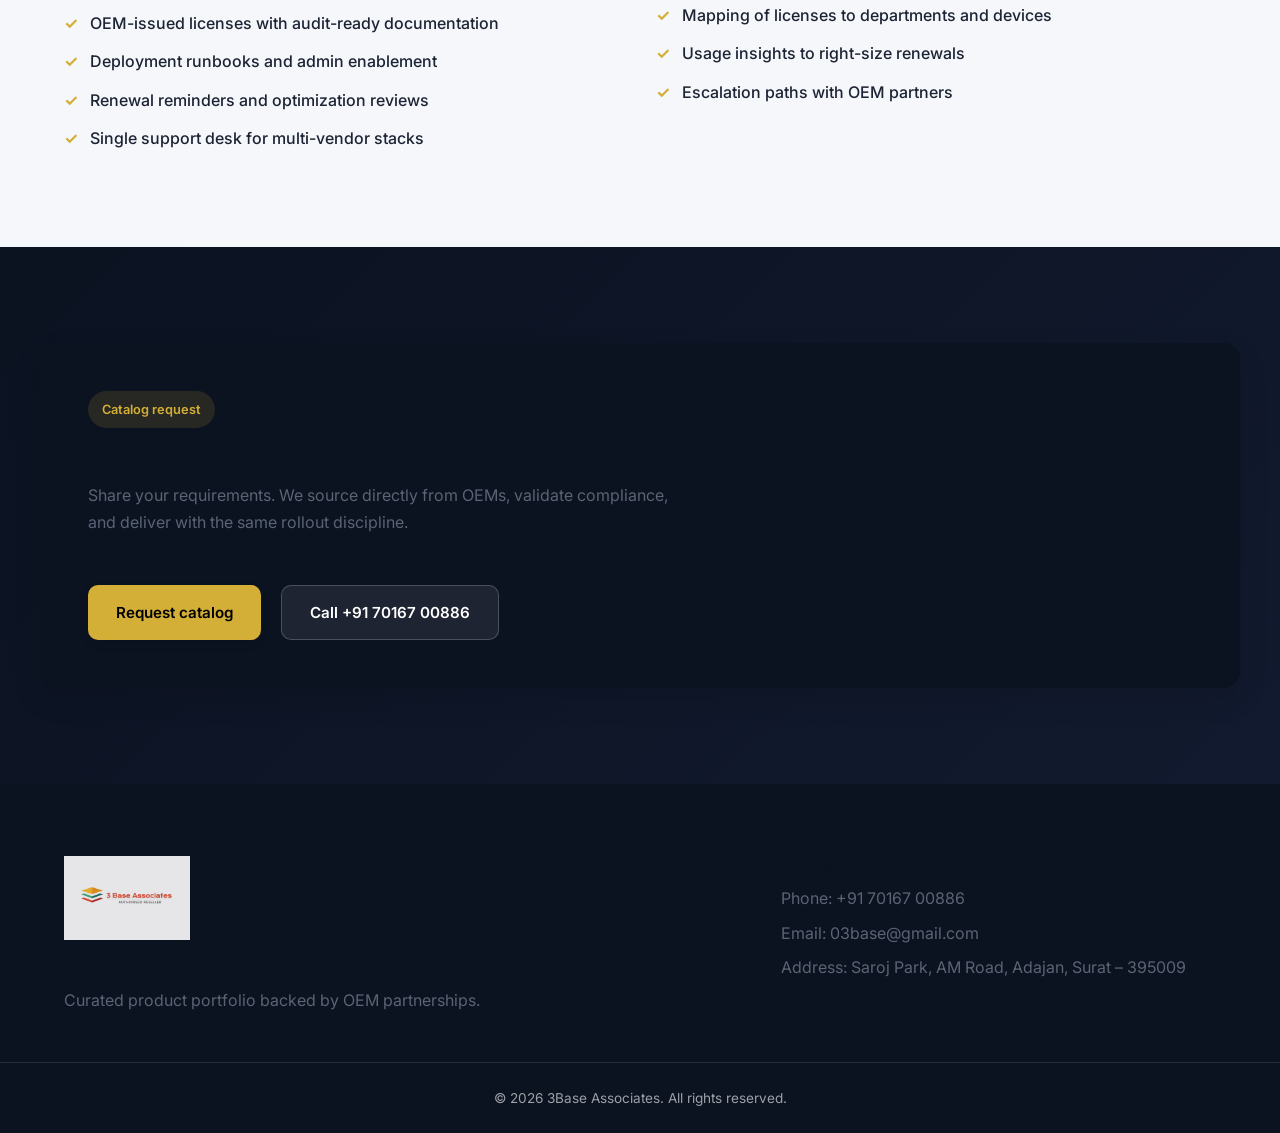
<file: products.html>
<!DOCTYPE html>
<html lang="en">
<head>
  <!-- =========================
       META
  ========================== -->
  <meta charset="UTF-8" />
  <meta name="viewport" content="width=device-width, initial-scale=1.0" />
  <meta name="description" content="Browse the 3Base Associates product portfolio across design, engineering, workplace, security, and messaging." />
  <meta name="author" content="3Base Associates" />

  <title>Products | 3Base Associates</title>

  <!-- =========================
       FAVICON
  ========================== -->
  <link rel="icon" type="image/png" href="assets/images/logo/3basefavicon.png" />

  <!-- =========================
       GOOGLE FONTS
  ========================== -->
  <link rel="preconnect" href="https://fonts.googleapis.com" />
  <link rel="preconnect" href="https://fonts.gstatic.com" crossorigin />
  <link href="https://fonts.googleapis.com/css2?family=Inter:wght@300;400;500;600;700;800&display=swap" rel="stylesheet" />

  <!-- =========================
       CSS
  ========================== -->
  <link rel="stylesheet" href="css/main.css" />
</head>

<body>

<!-- =========================
     HEADER
========================== -->
<header class="site-header">
  <div class="container header-inner">
    <a href="index.html" class="logo">
      <img src="assets/images/logo/3baselogo.png" alt="3Base Associates" class="site-logo" />
    </a>

    <button class="menu-toggle" type="button" aria-label="Toggle navigation" aria-expanded="false">
      <span></span><span></span><span></span>
    </button>

    <nav class="site-nav" aria-label="Primary">
      <ul>
        <li><a href="index.html">Home</a></li>
        <li><a href="about.html">About Us</a></li>
        <li><a href="solutions.html">Solutions</a></li>
        <li><a href="products.html" class="active">Products</a></li>
        <li><a href="news.html">News</a></li>
        <li><a href="contact.html">Contact</a></li>
      </ul>
      <div class="nav-actions">
        <a href="contact.html" class="btn btn-primary">Request pricing</a>
      </div>
    </nav>
  </div>
</header>

  <main>
    <section class="page-hero">
      <div class="container" data-animate>
        <div class="breadcrumb">
          <a href="index.html">Home</a>
          <span class="separator">/</span>
          <span>Products</span>
        </div>
        <h1>Authorized software portfolio designed to stay compliant.</h1>
        <p class="max-800">Select from trusted OEM ecosystems with implementation and renewal support built-in.</p>
      </div>
    </section>

    <section class="light">
      <div class="container">
        <header class="section-header" data-animate>
          <h2>Product categories</h2>
          <p>Clear categories so procurement, IT, and users can align quickly.</p>
        </header>

        <div class="grid-3">
          <a class="card-link" href="products/adobe.html" data-animate>
            <div class="tag">Creative & Design</div>
            <h3>Adobe Ecosystem</h3>
            <p>Creative Cloud, Acrobat Sign, governance for content workflows.</p>
            <span class="link-arrow">Open Adobe lineup →</span>
          </a>
          <a class="card-link" href="products/autodesk.html" data-animate>
            <div class="tag">Engineering</div>
            <h3>Autodesk Suite</h3>
            <p>AutoCAD, Revit, BIM 360, and CAD standards for AEC and EPC.</p>
            <span class="link-arrow">Open Autodesk suite →</span>
          </a>
          <a class="card-link" href="products/microsoft.html" data-animate>
            <div class="tag">Workplace</div>
            <h3>Microsoft Licensing</h3>
            <p>Microsoft 365, Windows Server, SQL Server, hybrid identity.</p>
            <span class="link-arrow">View Microsoft plans →</span>
          </a>
          <a class="card-link" href="products/security.html" data-animate>
            <div class="tag">Security</div>
            <h3>Endpoint & Data Defense</h3>
            <p>DLP, endpoint protection, and email security aligned to audits.</p>
            <span class="link-arrow">Security stack →</span>
          </a>
          <a class="card-link" href="products/whatsapp-api.html" data-animate>
            <div class="tag">Engagement</div>
            <h3>WhatsApp Business API</h3>
            <p>Verified sender, templated outreach, and automation with SLAs.</p>
            <span class="link-arrow">Messaging overview →</span>
          </a>
          <a class="card-link" href="product-template.html" data-animate>
            <div class="tag">Creative & Design</div>
            <h3>CorelDRAW Graphics Suite</h3>
            <p>CorelDRAW graphics design software for printing, signage, packaging, logo design, and manufacturing solutions.</p>
            <span class="link-arrow">View CorelDRAW →</span>
          </a>
        </div>
      </div>
    </section>

    <section class="section-muted">
      <div class="container grid-2">
        <div data-animate>
          <h2>What accompanies every product</h2>
          <ul class="list-check mt-2">
            <li>OEM-issued licenses with audit-ready documentation</li>
            <li>Deployment runbooks and admin enablement</li>
            <li>Renewal reminders and optimization reviews</li>
            <li>Single support desk for multi-vendor stacks</li>
          </ul>
        </div>
        <div data-animate>
          <h2>Procurement guardrails</h2>
          <ul class="list-check mt-2">
            <li>Transparent SKUs and payment schedules</li>
            <li>Mapping of licenses to departments and devices</li>
            <li>Usage insights to right-size renewals</li>
            <li>Escalation paths with OEM partners</li>
          </ul>
        </div>
      </div>
    </section>

    <section class="section-dark">
      <div class="container cta-panel" data-animate>
        <div>
          <span class="badge">Catalog request</span>
          <h2>Need a product not listed?</h2>
          <p class="max-600">Share your requirements. We source directly from OEMs, validate compliance, and deliver with the same rollout discipline.</p>
        </div>
        <div class="cta-actions">
          <a href="contact.html" class="btn btn-primary">Request catalog</a>
          <a href="tel:+917016700886" class="btn btn-ghost">Call +91 70167 00886</a>
        </div>
      </div>
    </section>
  </main>

  <footer class="site-footer">
    <div class="container footer-grid">
      <div>
        <img src="assets/images/logo/3baselogo.png" alt="3Base Associates" class="footer-logo" />
        <h3>3Base Associates</h3>
        <p>Curated product portfolio backed by OEM partnerships.</p>
      </div>
      <div>
        <h4>Contact</h4>
        <p>Phone: +91 70167 00886</p>
        <p>Email: 03base@gmail.com</p>
        <p>Address: Saroj Park, AM Road, Adajan, Surat – 395009</p>
      </div>
    </div>
    <div class="footer-bottom">© 2026 3Base Associates. All rights reserved.</div>
  </footer>

  <script type="module" src="js/main.js"></script>

</body>
</html>
</file>
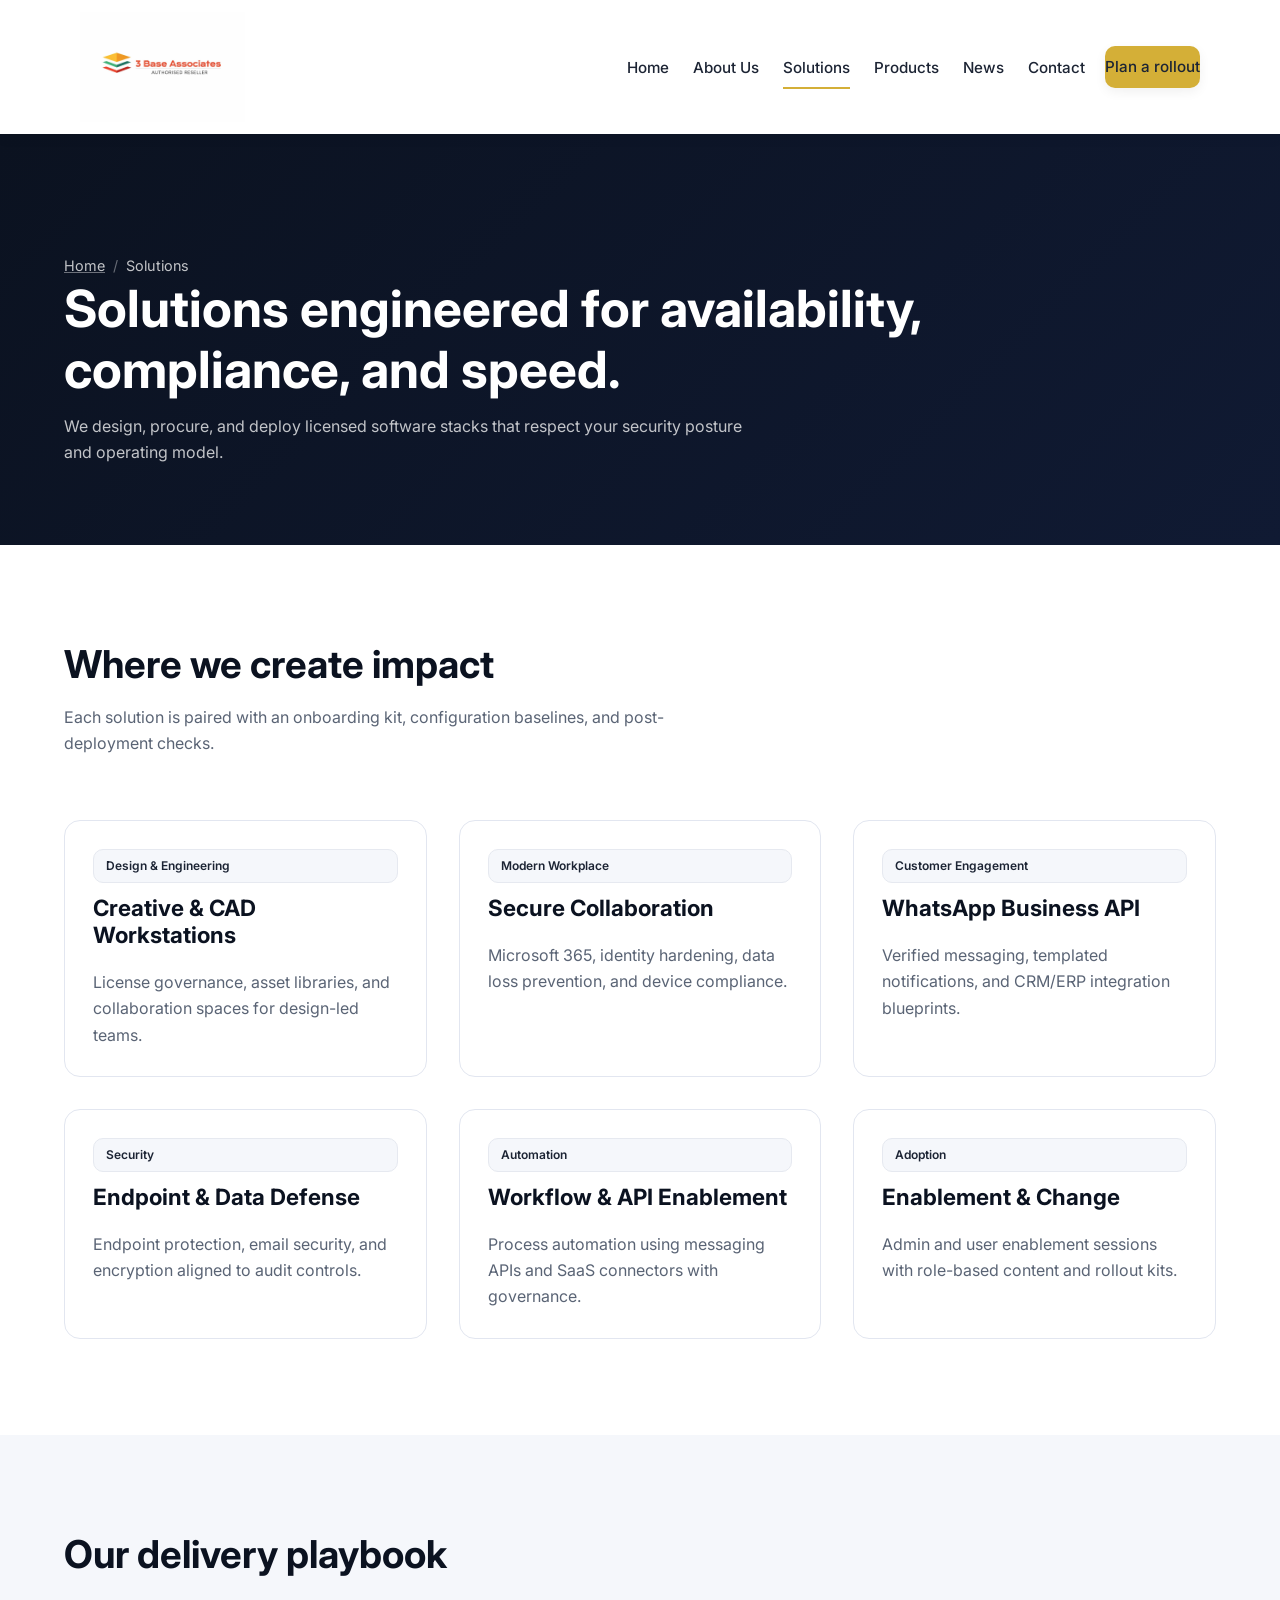
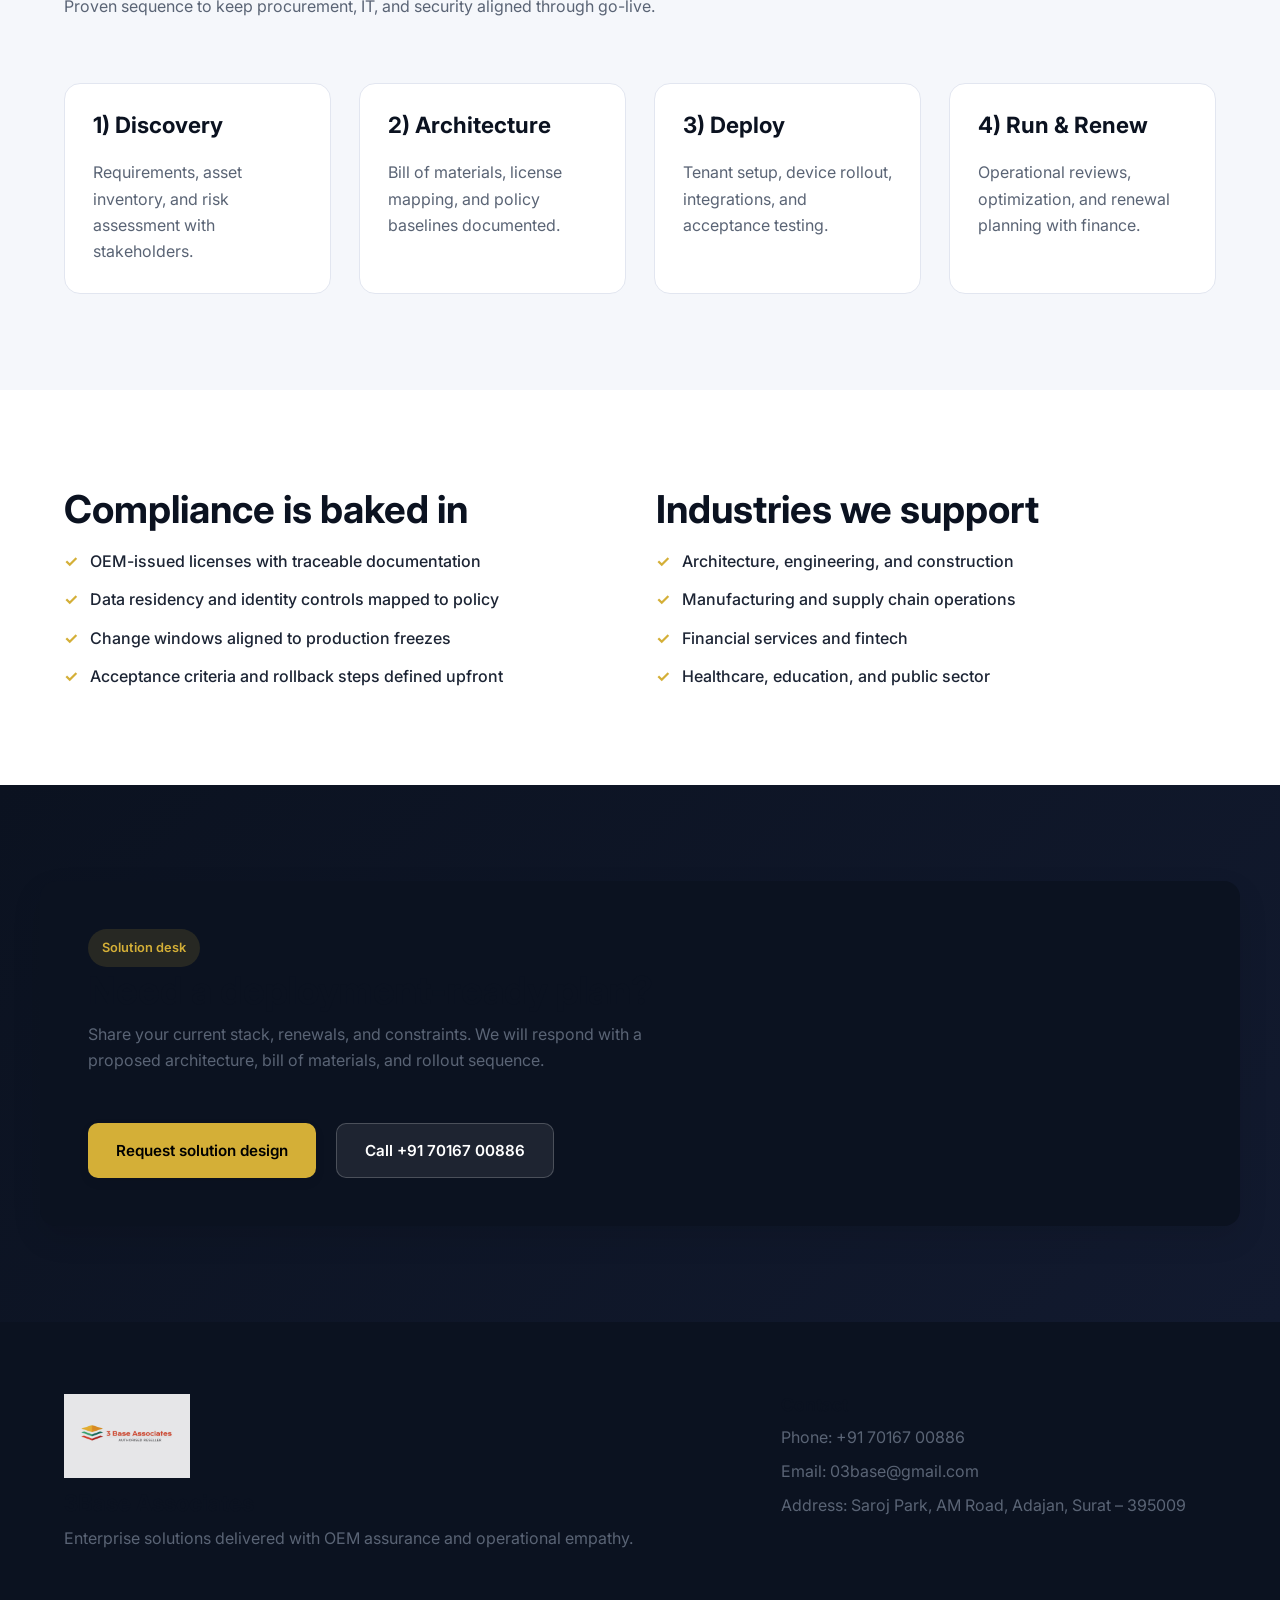
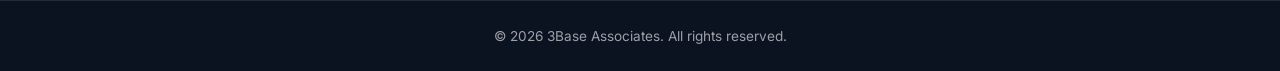
<file: solutions.html>
<!DOCTYPE html>
<html lang="en">
<head>
	<meta charset="UTF-8" />
	<meta name="viewport" content="width=device-width, initial-scale=1.0" />
	<meta name="description" content="Explore enterprise solutions from 3Base Associates: secure collaboration, design toolchains, messaging, and compliance-ready deployments." />
	<title>Solutions | 3Base Associates</title>

	<link rel="icon" type="image/png" href="assets/images/logo/3basefavicon.png" />
	<link rel="preconnect" href="https://fonts.googleapis.com" />
	<link rel="preconnect" href="https://fonts.gstatic.com" crossorigin />
	<link href="https://fonts.googleapis.com/css2?family=Inter:wght@300;400;500;600;700;800&display=swap" rel="stylesheet" />
	<link rel="stylesheet" href="css/main.css" />
</head>

<body>
	<header class="site-header">
		<div class="container header-inner">
			<a href="index.html" class="logo">
				<img src="assets/images/logo/3baselogo.png" alt="3Base Associates" class="site-logo" />
			</a>

			<button class="menu-toggle" type="button" aria-label="Toggle navigation" aria-expanded="false">
				<span></span><span></span><span></span>
			</button>

			<nav class="site-nav" aria-label="Primary">
				<ul>
					<li><a href="index.html">Home</a></li>
					<li><a href="about.html">About Us</a></li>
					<li><a href="solutions.html" class="active">Solutions</a></li>
					<li><a href="products.html">Products</a></li>
					<li><a href="news.html">News</a></li>
					<li><a href="contact.html">Contact</a></li>
				</ul>
				<div class="nav-actions">
					<a href="contact.html" class="btn btn-primary">Plan a rollout</a>
				</div>
			</nav>
		</div>
	</header>

	<main>
		<section class="page-hero">
			<div class="container" data-animate>
				<div class="breadcrumb">
					<a href="index.html">Home</a>
					<span class="separator">/</span>
					<span>Solutions</span>
				</div>
				<h1>Solutions engineered for availability, compliance, and speed.</h1>
				<p class="max-800">We design, procure, and deploy licensed software stacks that respect your security posture and operating model.</p>
			</div>
		</section>

		<section class="light">
			<div class="container">
				<header class="section-header" data-animate>
					<h2>Where we create impact</h2>
					<p>Each solution is paired with an onboarding kit, configuration baselines, and post-deployment checks.</p>
				</header>

				<div class="grid-3">
					<article class="card-link" data-animate>
						<div class="tag">Design & Engineering</div>
						<h3>Creative & CAD Workstations</h3>
						<p>License governance, asset libraries, and collaboration spaces for design-led teams.</p>
					</article>
					<article class="card-link" data-animate>
						<div class="tag">Modern Workplace</div>
						<h3>Secure Collaboration</h3>
						<p>Microsoft 365, identity hardening, data loss prevention, and device compliance.</p>
					</article>
					<article class="card-link" data-animate>
						<div class="tag">Customer Engagement</div>
						<h3>WhatsApp Business API</h3>
						<p>Verified messaging, templated notifications, and CRM/ERP integration blueprints.</p>
					</article>
					<article class="card-link" data-animate>
						<div class="tag">Security</div>
						<h3>Endpoint & Data Defense</h3>
						<p>Endpoint protection, email security, and encryption aligned to audit controls.</p>
					</article>
					<article class="card-link" data-animate>
						<div class="tag">Automation</div>
						<h3>Workflow & API Enablement</h3>
						<p>Process automation using messaging APIs and SaaS connectors with governance.</p>
					</article>
					<article class="card-link" data-animate>
						<div class="tag">Adoption</div>
						<h3>Enablement & Change</h3>
						<p>Admin and user enablement sessions with role-based content and rollout kits.</p>
					</article>
				</div>
			</div>
		</section>

		<section class="section-muted">
			<div class="container">
				<header class="section-header" data-animate>
					<h2>Our delivery playbook</h2>
					<p>Proven sequence to keep procurement, IT, and security aligned through go-live.</p>
				</header>

				<div class="grid-4">
					<article class="card-link" data-animate>
						<h3>1) Discovery</h3>
						<p>Requirements, asset inventory, and risk assessment with stakeholders.</p>
					</article>
					<article class="card-link" data-animate>
						<h3>2) Architecture</h3>
						<p>Bill of materials, license mapping, and policy baselines documented.</p>
					</article>
					<article class="card-link" data-animate>
						<h3>3) Deploy</h3>
						<p>Tenant setup, device rollout, integrations, and acceptance testing.</p>
					</article>
					<article class="card-link" data-animate>
						<h3>4) Run & Renew</h3>
						<p>Operational reviews, optimization, and renewal planning with finance.</p>
					</article>
				</div>
			</div>
		</section>

		<section class="light">
			<div class="container grid-2">
				<div data-animate>
					<h2>Compliance is baked in</h2>
					<ul class="list-check mt-2">
						<li>OEM-issued licenses with traceable documentation</li>
						<li>Data residency and identity controls mapped to policy</li>
						<li>Change windows aligned to production freezes</li>
						<li>Acceptance criteria and rollback steps defined upfront</li>
					</ul>
				</div>
				<div data-animate>
					<h2>Industries we support</h2>
					<ul class="list-check mt-2">
						<li>Architecture, engineering, and construction</li>
						<li>Manufacturing and supply chain operations</li>
						<li>Financial services and fintech</li>
						<li>Healthcare, education, and public sector</li>
					</ul>
				</div>
			</div>
		</section>

		<section class="section-dark">
			<div class="container cta-panel" data-animate>
				<div>
					<span class="badge">Solution desk</span>
					<h2>Need a deployment-ready plan?</h2>
					<p class="max-600">Share your current stack, renewals, and constraints. We will respond with a proposed architecture, bill of materials, and rollout sequence.</p>
				</div>
				<div class="cta-actions">
					<a href="contact.html" class="btn btn-primary">Request solution design</a>
					<a href="tel:+917016700886" class="btn btn-ghost">Call +91 70167 00886</a>
				</div>
			</div>
		</section>
	</main>

	<footer class="site-footer">
		<div class="container footer-grid">
			<div>
				<img src="assets/images/logo/3baselogo.png" alt="3Base Associates" class="footer-logo" />
				<h3>3Base Associates</h3>
				<p>Enterprise solutions delivered with OEM assurance and operational empathy.</p>
			</div>
			<div>
				<h4>Contact</h4>
				<p>Phone: +91 70167 00886</p>
				<p>Email: 03base@gmail.com</p>
				<p>Address: Saroj Park, AM Road, Adajan, Surat – 395009</p>
			</div>
		</div>
		<div class="footer-bottom">© 2026 3Base Associates. All rights reserved.</div>
	</footer>

	<script type="module" src="js/main.js"></script>
</body>
</html>
</file>
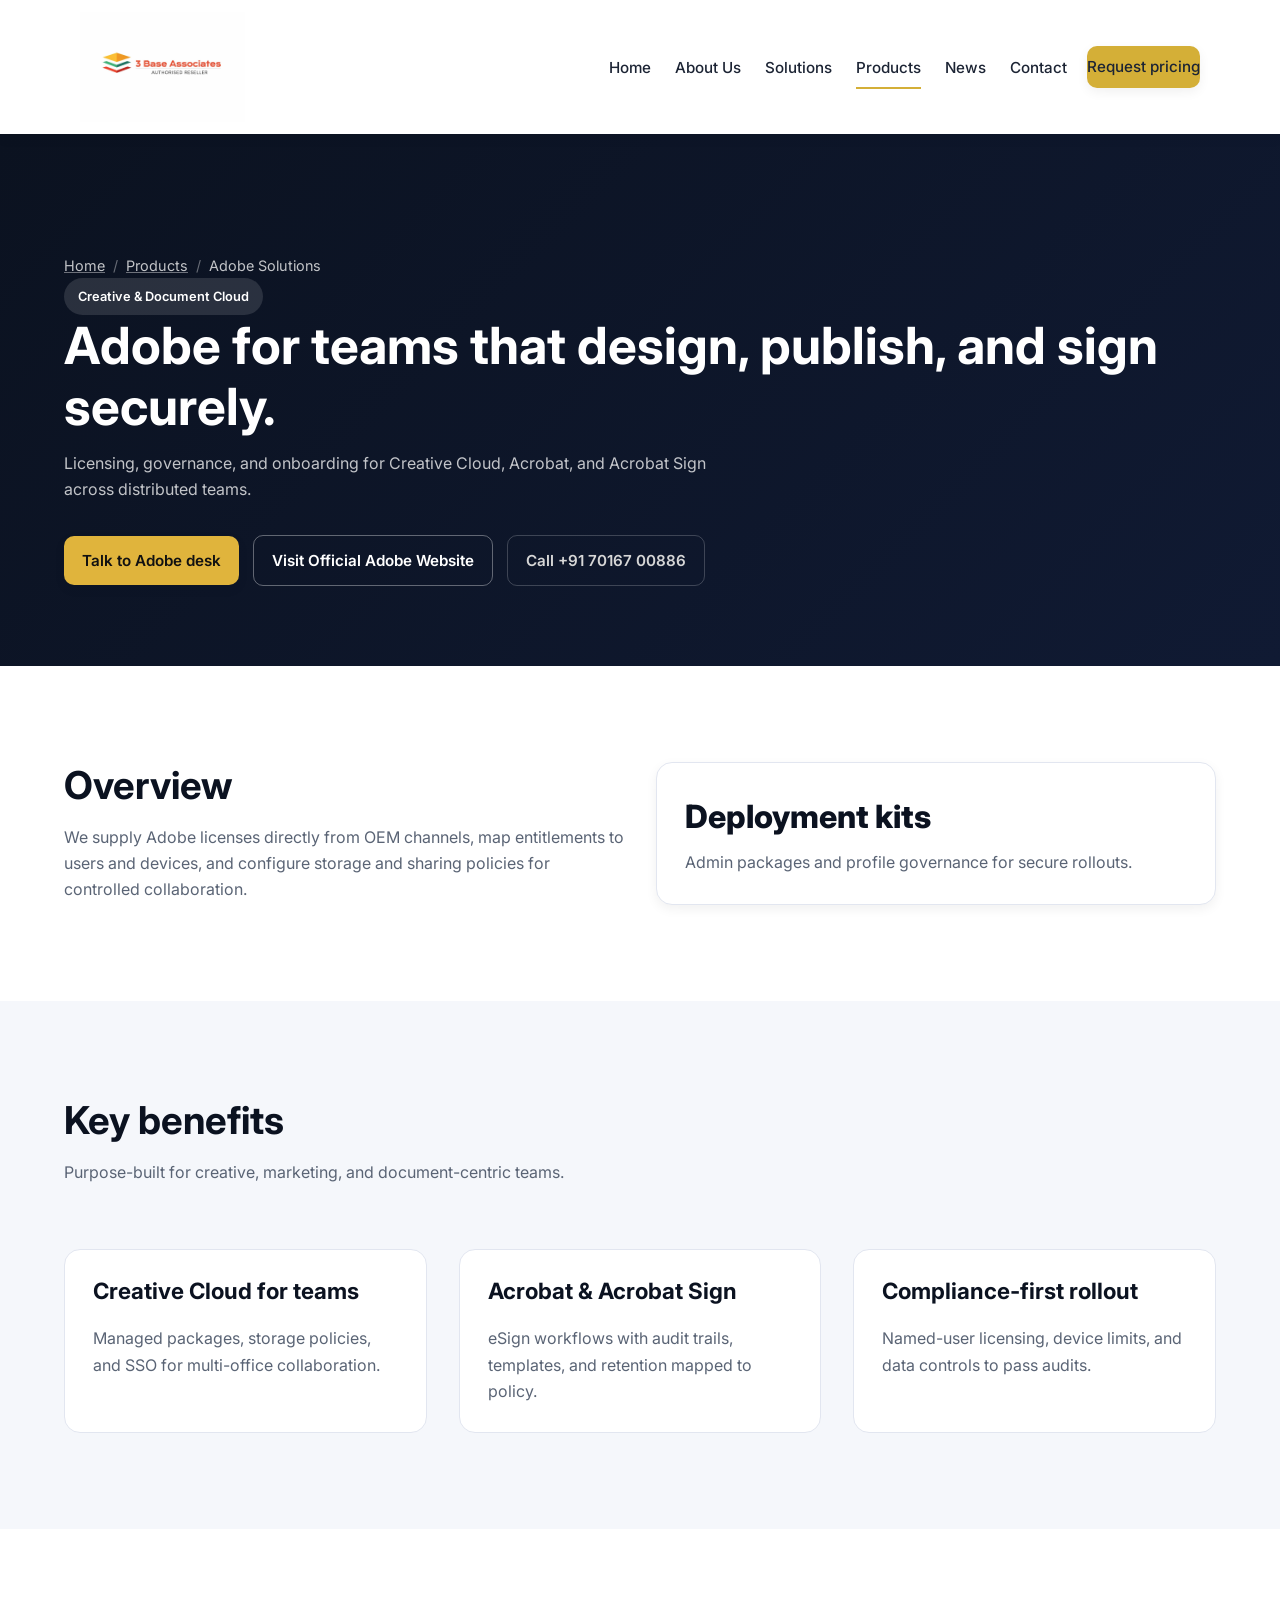
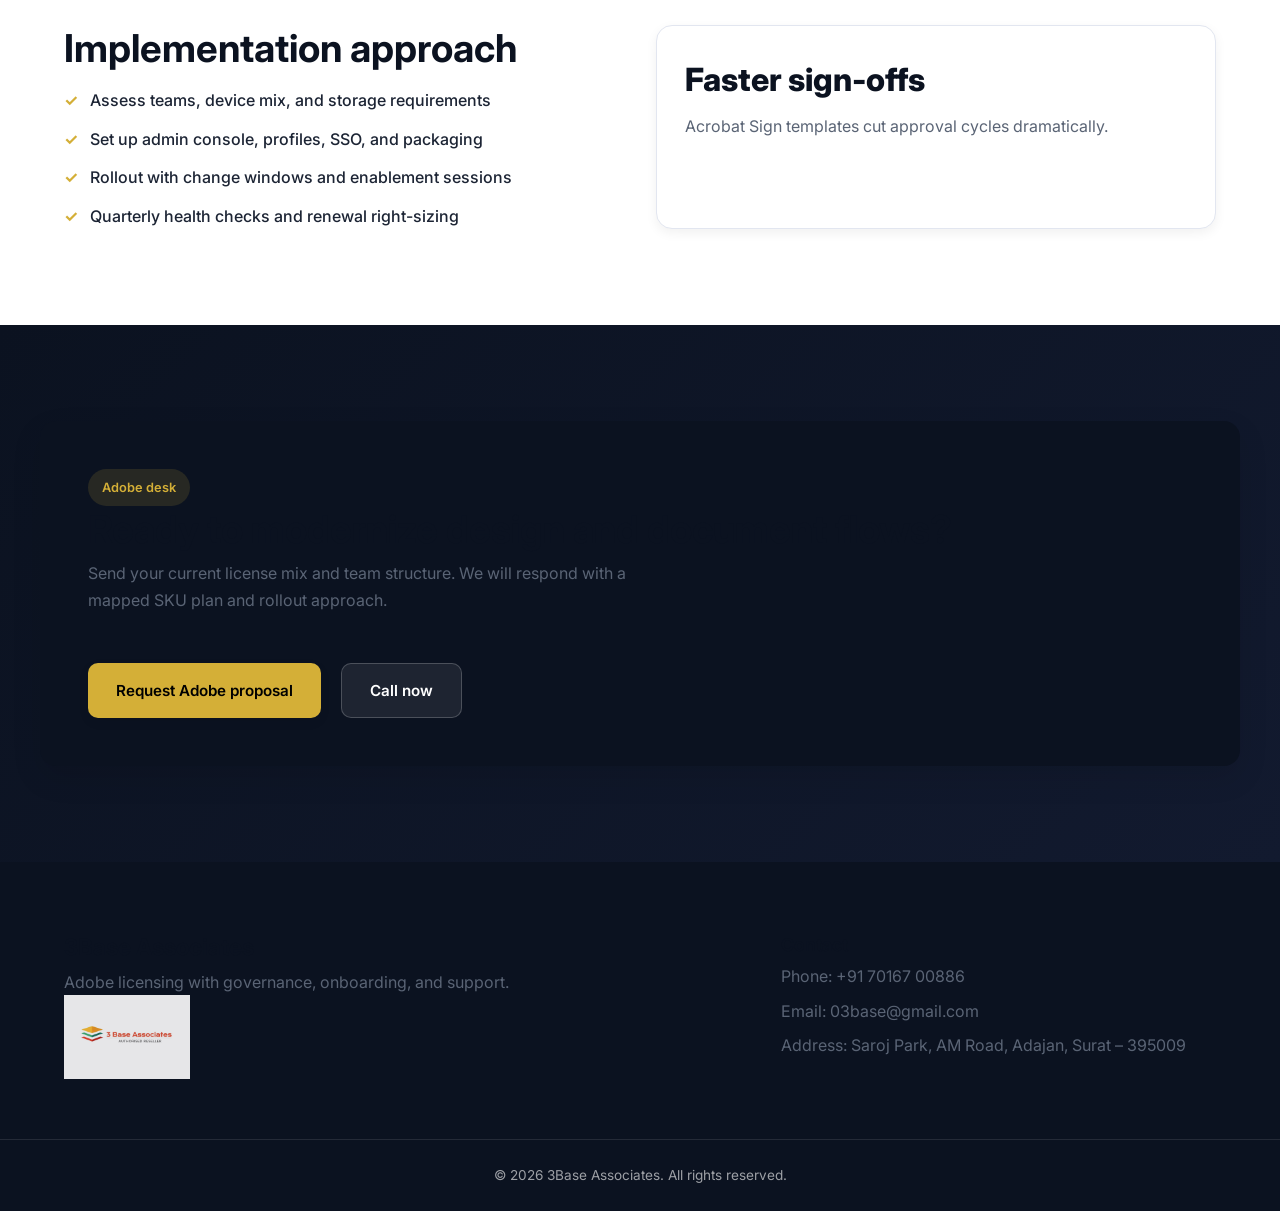
<file: products/adobe.html>
<!DOCTYPE html>
<html lang="en">
<head>
	<meta charset="UTF-8" />
	<meta name="viewport" content="width=device-width, initial-scale=1.0" />
	<meta name="description" content="Adobe Creative Cloud and Acrobat licensing from 3Base Associates with governance and onboarding support." />
	<title>Adobe Solutions | 3Base Associates</title>

	<link rel="icon" type="image/png" href="../assets/images/logo/3basefavicon.png" />
	<link rel="preconnect" href="https://fonts.googleapis.com" />
	<link rel="preconnect" href="https://fonts.gstatic.com" crossorigin />
	<link href="https://fonts.googleapis.com/css2?family=Inter:wght@300;400;500;600;700;800&display=swap" rel="stylesheet" />
	<link rel="stylesheet" href="../css/main.css" />
</head>
<body>
	<header class="site-header">
		<div class="container header-inner">
			<a href="../index.html" class="logo">
				<img src="../assets/images/logo/3baselogo.png" alt="3Base Associates" class="site-logo" />
			</a>

			<button class="menu-toggle" type="button" aria-label="Toggle navigation" aria-expanded="false">
				<span></span><span></span><span></span>
			</button>

			<nav class="site-nav" aria-label="Primary">
				<ul>
					<li><a href="../index.html">Home</a></li>
					<li><a href="../about.html">About Us</a></li>
					<li><a href="../solutions.html">Solutions</a></li>
					<li><a href="../products.html" class="active">Products</a></li>
					<li><a href="../news.html">News</a></li>
					<li><a href="../contact.html">Contact</a></li>
				</ul>
				<div class="nav-actions">
					<a href="../contact.html" class="btn btn-primary">Request pricing</a>
				</div>
			</nav>
		</div>
	</header>

	<main>
		<section class="page-hero">
			<div class="container" data-animate>
				<div class="breadcrumb">
					<a href="../index.html">Home</a>
					<span class="separator">/</span>
					<a href="../products.html">Products</a>
					<span class="separator">/</span>
					<span>Adobe Solutions</span>
				</div>
				<span class="badge">Creative & Document Cloud</span>
				<h1>Adobe for teams that design, publish, and sign securely.</h1>
				<p class="max-800">Licensing, governance, and onboarding for Creative Cloud, Acrobat, and Acrobat Sign across distributed teams.</p>
				<div class="hero-actions mt-4">
  <a href="../contact.html" class="btn btn-primary">
    Talk to Adobe desk
  </a>

  <!-- OFFICIAL ADOBE WEBSITE LINK -->
  <a
    href="https://www.adobe.com/"
    target="_blank"
    rel="noopener noreferrer"
    class="btn btn-outline"
  >
    Visit Official Adobe Website
  </a>

  <a href="tel:+917016700886" class="btn btn-ghost">
    Call +91 70167 00886
  </a>
</div>
			</div>
		</section>

		<section class="light">
			<div class="container grid-2">
				<div data-animate>
					<h2>Overview</h2>
					<p class="mt-2">We supply Adobe licenses directly from OEM channels, map entitlements to users and devices, and configure storage and sharing policies for controlled collaboration.</p>
				</div>
				<div class="stat-card" data-animate>
					<div class="stat-value">Deployment kits</div>
					<div class="stat-label">Admin packages and profile governance for secure rollouts.</div>
				</div>
			</div>
		</section>

		<section class="section-muted">
			<div class="container">
				<header class="section-header" data-animate>
					<h2>Key benefits</h2>
					<p>Purpose-built for creative, marketing, and document-centric teams.</p>
				</header>
				<div class="grid-3">
					<article class="card-link" data-animate>
						<h3>Creative Cloud for teams</h3>
						<p>Managed packages, storage policies, and SSO for multi-office collaboration.</p>
					</article>
					<article class="card-link" data-animate>
						<h3>Acrobat & Acrobat Sign</h3>
						<p>eSign workflows with audit trails, templates, and retention mapped to policy.</p>
					</article>
					<article class="card-link" data-animate>
						<h3>Compliance-first rollout</h3>
						<p>Named-user licensing, device limits, and data controls to pass audits.</p>
					</article>
				</div>
			</div>
		</section>

		<section class="light">
			<div class="container grid-2">
				<div data-animate>
					<h2>Implementation approach</h2>
					<ul class="list-check mt-2">
						<li>Assess teams, device mix, and storage requirements</li>
						<li>Set up admin console, profiles, SSO, and packaging</li>
						<li>Rollout with change windows and enablement sessions</li>
						<li>Quarterly health checks and renewal right-sizing</li>
					</ul>
				</div>
				<div class="stat-card" data-animate>
					<div class="stat-value">Faster sign-offs</div>
					<div class="stat-label">Acrobat Sign templates cut approval cycles dramatically.</div>
				</div>
			</div>
		</section>

		<section class="section-dark">
			<div class="container cta-panel" data-animate>
				<div>
					<span class="badge">Adobe desk</span>
					<h2>Ready to modernize design and document flows?</h2>
					<p class="max-600">Send your current license mix and team structure. We will respond with a mapped SKU plan and rollout approach.</p>
				</div>
				<div class="cta-actions">
					<a href="../contact.html" class="btn btn-primary">Request Adobe proposal</a>
					<a href="tel:+917016700886" class="btn btn-ghost">Call now</a>
				</div>
			</div>
		</section>
	</main>

	<footer class="site-footer">
		<div class="container footer-grid">
			<div>
				<h3>3Base Associates</h3>
				<p>Adobe licensing with governance, onboarding, and support.</p>
				<img src="../assets/images/logo/3baselogo.png" alt="3Base Associates" class="footer-logo" />
			</div>
			<div>
				<h4>Contact</h4>
				<p>Phone: +91 70167 00886</p>
				<p>Email: 03base@gmail.com</p>
				<p>Address: Saroj Park, AM Road, Adajan, Surat – 395009</p>
			</div>
		</div>
		<div class="footer-bottom">© 2026 3Base Associates. All rights reserved.</div>
	</footer>

	<script type="module" src="../js/main.js"></script>
</body>
</html>
</file>
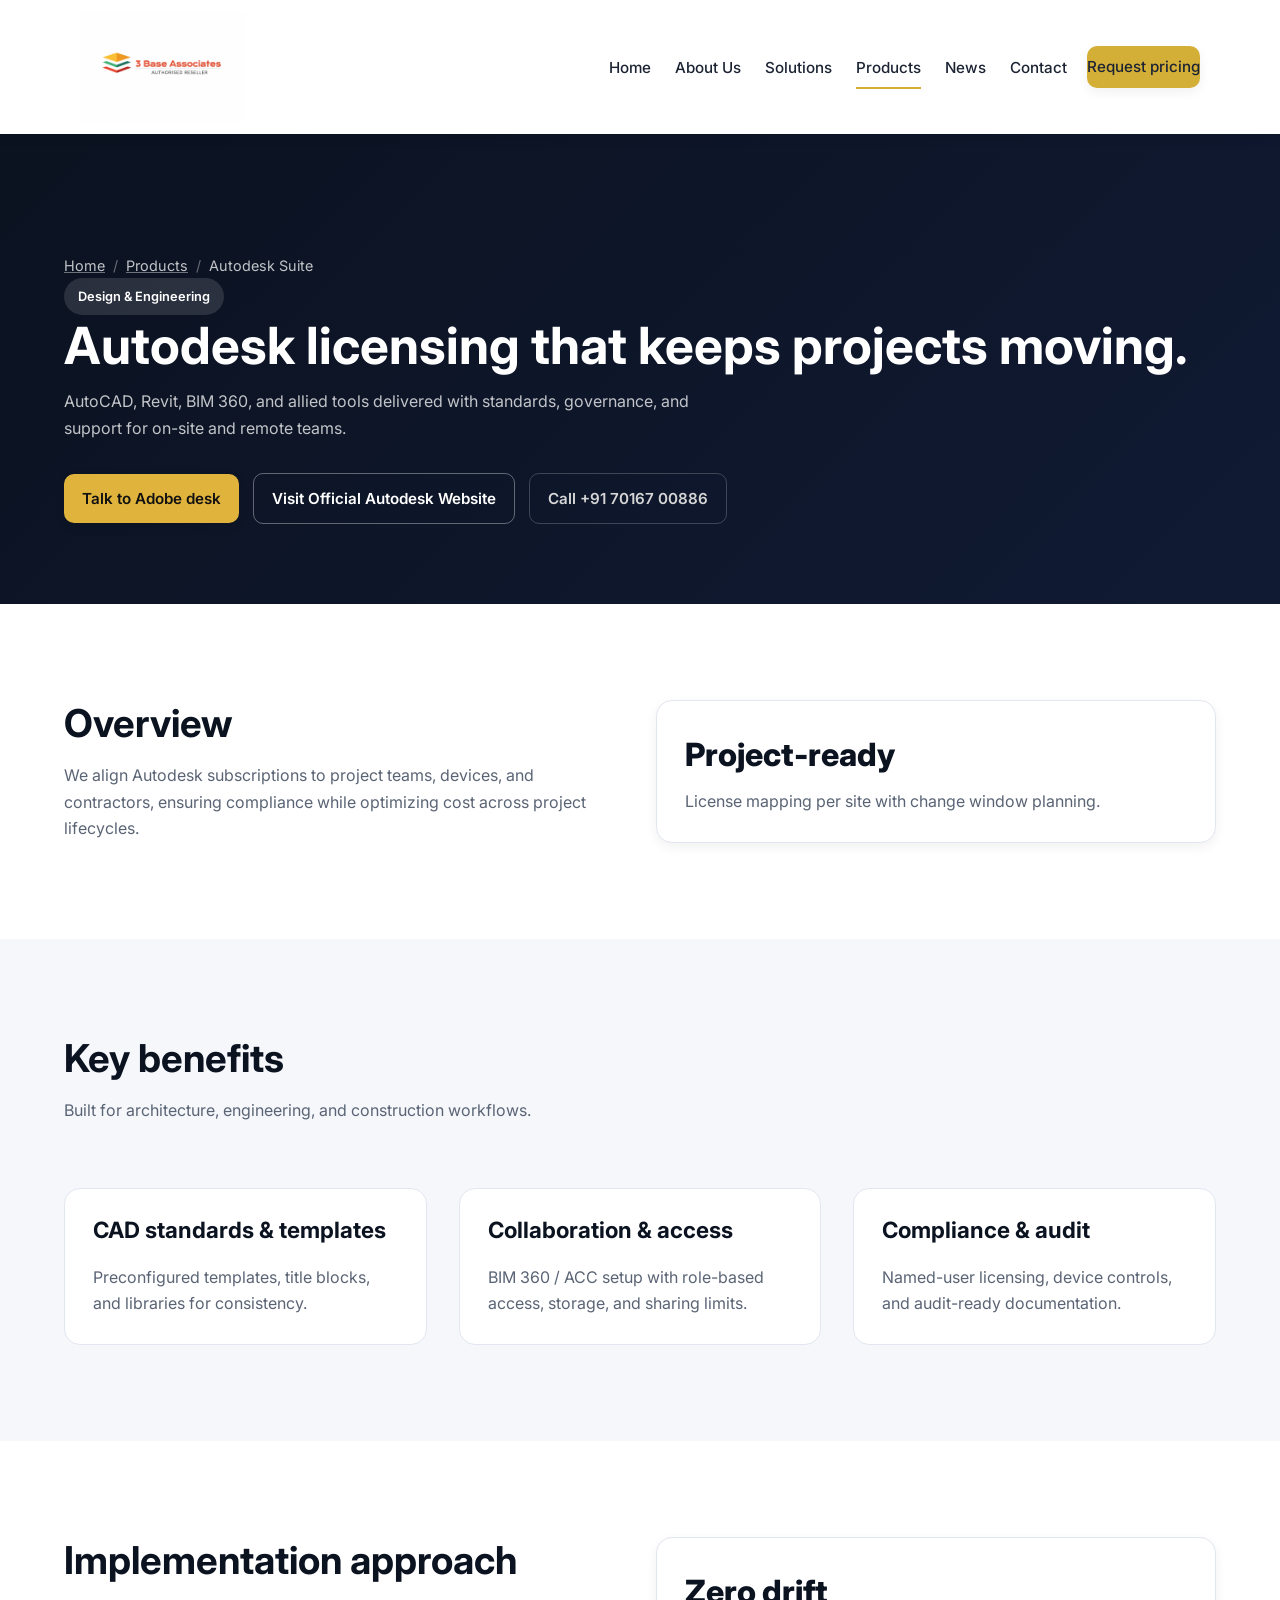
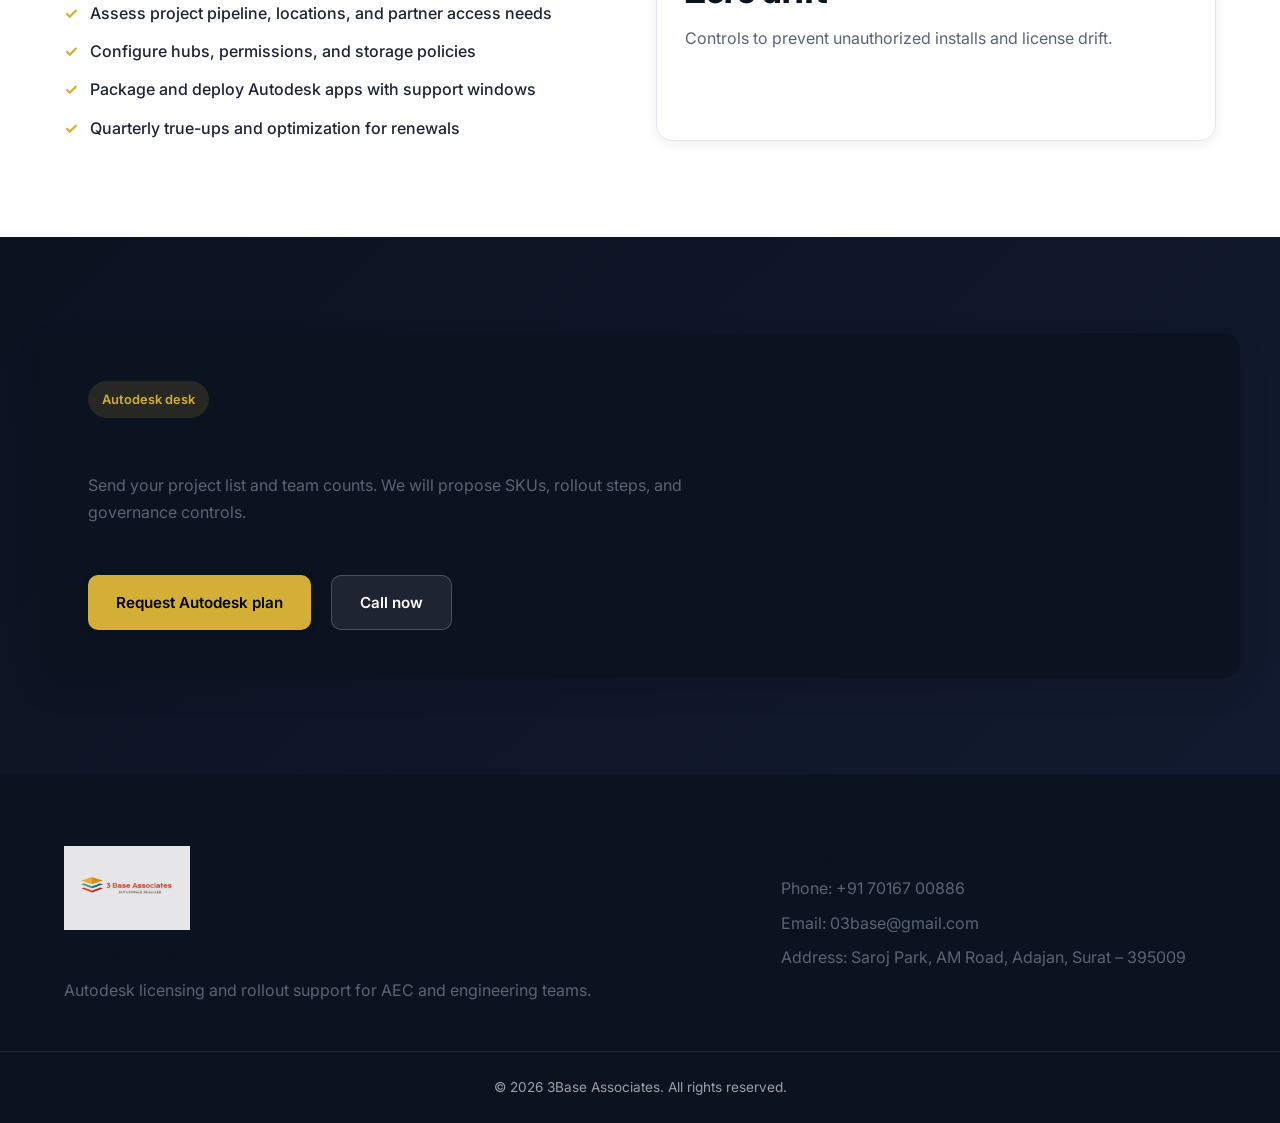
<file: products/autodesk.html>
<!DOCTYPE html>
<html lang="en">
<head>
	<meta charset="UTF-8" />
	<meta name="viewport" content="width=device-width, initial-scale=1.0" />
	<meta name="description" content="Autodesk licensing and rollout services from 3Base Associates for AEC and engineering teams." />
	<title>Autodesk Suite | 3Base Associates</title>

	<link rel="icon" type="image/png" href="../assets/images/logo/3basefavicon.png" />
	<link rel="preconnect" href="https://fonts.googleapis.com" />
	<link rel="preconnect" href="https://fonts.gstatic.com" crossorigin />
	<link href="https://fonts.googleapis.com/css2?family=Inter:wght@300;400;500;600;700;800&display=swap" rel="stylesheet" />
	<link rel="stylesheet" href="../css/main.css" />
</head>
<body>
	<header class="site-header">
		<div class="container header-inner">
			<a href="../index.html" class="logo">
				<img src="../assets/images/logo/3baselogo.png" alt="3Base Associates" class="site-logo" />
			</a>

			<button class="menu-toggle" type="button" aria-label="Toggle navigation" aria-expanded="false">
				<span></span><span></span><span></span>
			</button>

			<nav class="site-nav" aria-label="Primary">
				<ul>
					<li><a href="../index.html">Home</a></li>
					<li><a href="../about.html">About Us</a></li>
					<li><a href="../solutions.html">Solutions</a></li>
					<li><a href="../products.html" class="active">Products</a></li>
					<li><a href="../news.html">News</a></li>
					<li><a href="../contact.html">Contact</a></li>
				</ul>
				<div class="nav-actions">
					<a href="../contact.html" class="btn btn-primary">Request pricing</a>
				</div>
			</nav>
		</div>
	</header>

	<main>
		<section class="page-hero">
			<div class="container" data-animate>
				<div class="breadcrumb">
					<a href="../index.html">Home</a>
					<span class="separator">/</span>
					<a href="../products.html">Products</a>
					<span class="separator">/</span>
					<span>Autodesk Suite</span>
				</div>
				<span class="badge">Design & Engineering</span>
				<h1>Autodesk licensing that keeps projects moving.</h1>
				<p class="max-800">AutoCAD, Revit, BIM 360, and allied tools delivered with standards, governance, and support for on-site and remote teams.</p>
					<div class="hero-actions mt-4">
  <a href="../contact.html" class="btn btn-primary">
    Talk to Adobe desk
  </a>

  <!-- -->
  <a
    href="https://www.autodesk.com/"
    target="_blank"
    rel="noopener noreferrer"
    class="btn btn-outline"
  >
    Visit Official Autodesk Website
  </a>

  <a href="tel:+917016700886" class="btn btn-ghost">
    Call +91 70167 00886
  </a>
</div>
			</div>
		</section>

		<section class="light">
			<div class="container grid-2">
				<div data-animate>
					<h2>Overview</h2>
					<p class="mt-2">We align Autodesk subscriptions to project teams, devices, and contractors, ensuring compliance while optimizing cost across project lifecycles.</p>
				</div>
				<div class="stat-card" data-animate>
					<div class="stat-value">Project-ready</div>
					<div class="stat-label">License mapping per site with change window planning.</div>
				</div>
			</div>
		</section>

		<section class="section-muted">
			<div class="container">
				<header class="section-header" data-animate>
					<h2>Key benefits</h2>
					<p>Built for architecture, engineering, and construction workflows.</p>
				</header>
				<div class="grid-3">
					<article class="card-link" data-animate>
						<h3>CAD standards & templates</h3>
						<p>Preconfigured templates, title blocks, and libraries for consistency.</p>
					</article>
					<article class="card-link" data-animate>
						<h3>Collaboration & access</h3>
						<p>BIM 360 / ACC setup with role-based access, storage, and sharing limits.</p>
					</article>
					<article class="card-link" data-animate>
						<h3>Compliance & audit</h3>
						<p>Named-user licensing, device controls, and audit-ready documentation.</p>
					</article>
				</div>
			</div>
		</section>

		<section class="light">
			<div class="container grid-2">
				<div data-animate>
					<h2>Implementation approach</h2>
					<ul class="list-check mt-2">
						<li>Assess project pipeline, locations, and partner access needs</li>
						<li>Configure hubs, permissions, and storage policies</li>
						<li>Package and deploy Autodesk apps with support windows</li>
						<li>Quarterly true-ups and optimization for renewals</li>
					</ul>
				</div>
				<div class="stat-card" data-animate>
					<div class="stat-value">Zero drift</div>
					<div class="stat-label">Controls to prevent unauthorized installs and license drift.</div>
				</div>
			</div>
		</section>

		<section class="section-dark">
			<div class="container cta-panel" data-animate>
				<div>
					<span class="badge">Autodesk desk</span>
					<h2>Secure your next project rollout.</h2>
					<p class="max-600">Send your project list and team counts. We will propose SKUs, rollout steps, and governance controls.</p>
				</div>
				<div class="cta-actions">
					<a href="../contact.html" class="btn btn-primary">Request Autodesk plan</a>
					<a href="tel:+917016700886" class="btn btn-ghost">Call now</a>
				</div>
			</div>
		</section>
	</main>

	<footer class="site-footer">
		<div class="container footer-grid">
			<div>
				<img src="../assets/images/logo/3baselogo.png" class="footer-logo" alt="3Base Associates" />
				<h3>3Base Associates</h3>
				<p>Autodesk licensing and rollout support for AEC and engineering teams.</p>
			</div>
			<div>
				<h4>Contact</h4>
				<p>Phone: +91 70167 00886</p>
				<p>Email: 03base@gmail.com</p>
				<p>Address: Saroj Park, AM Road, Adajan, Surat – 395009</p>
			</div>
		</div>
		<div class="footer-bottom">© 2026 3Base Associates. All rights reserved.</div>
	</footer>

	<script type="module" src="../js/main.js"></script>
</body>
</html>
</file>
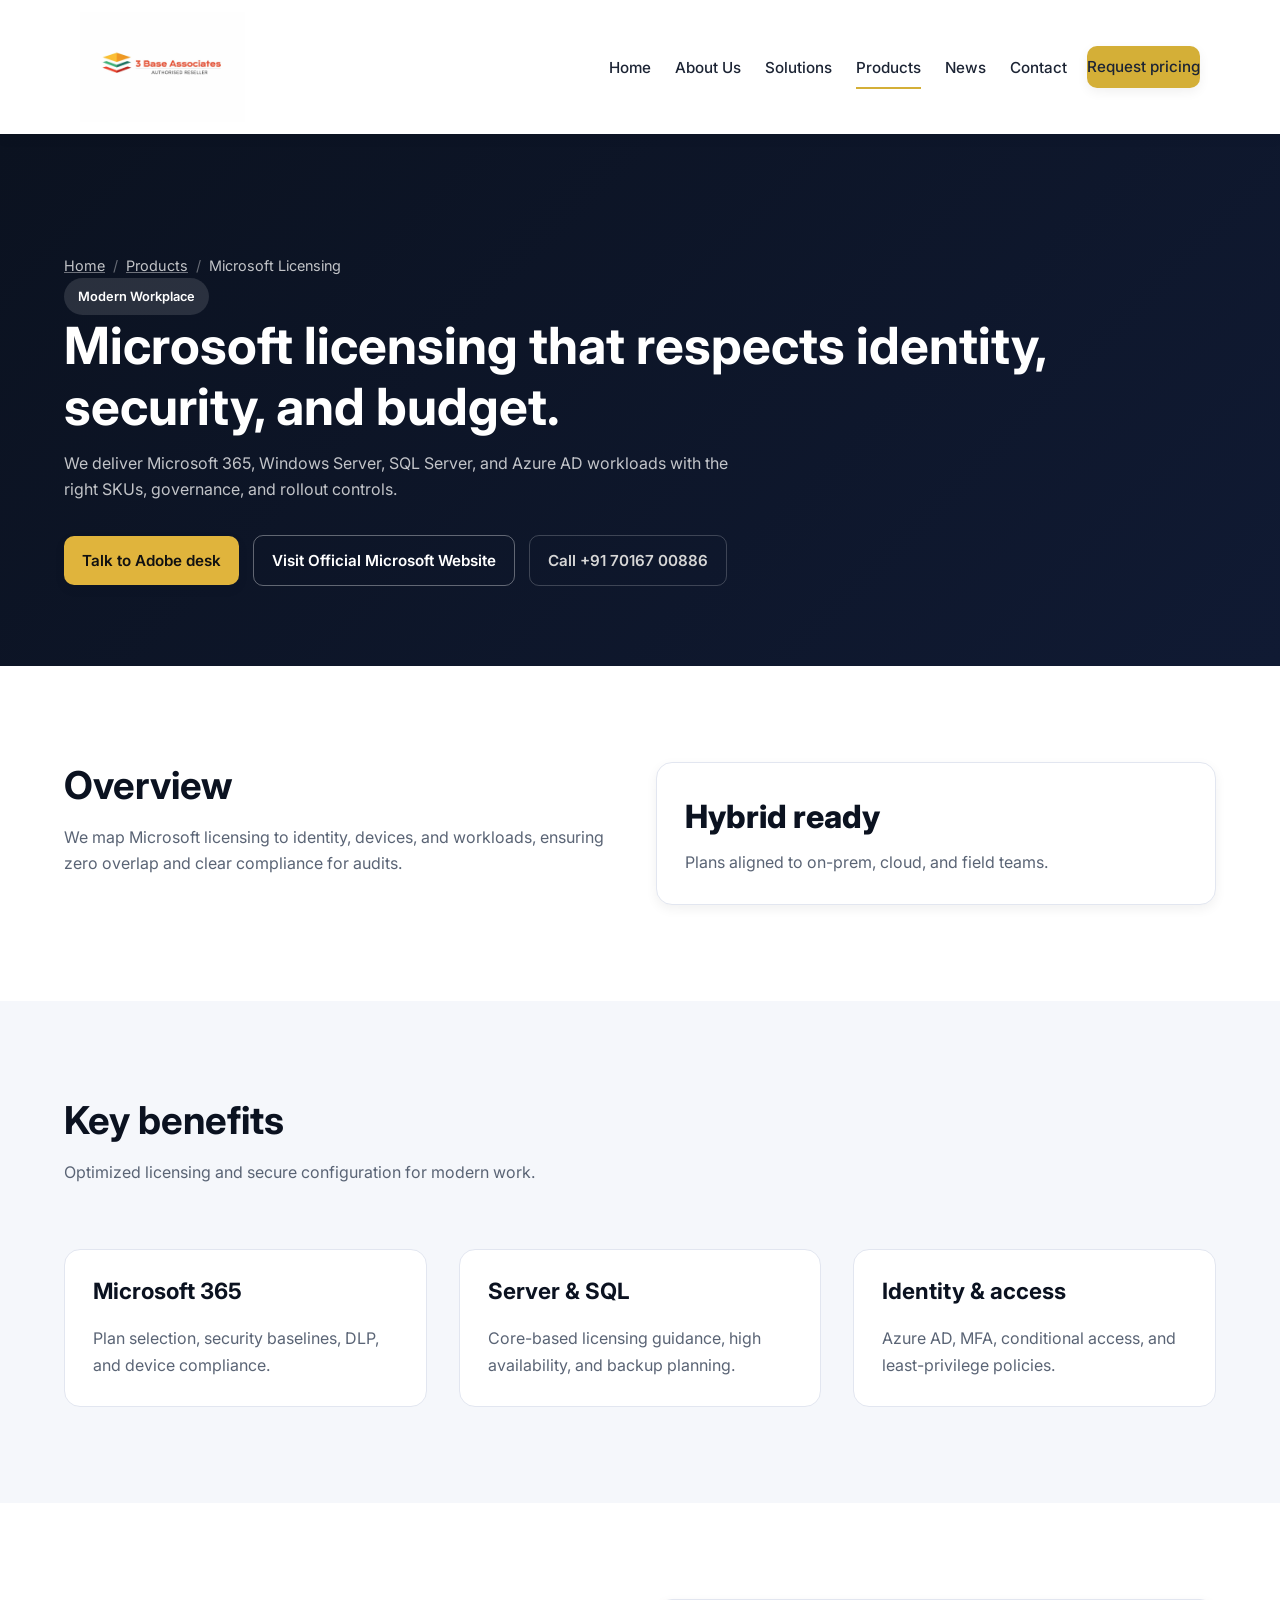
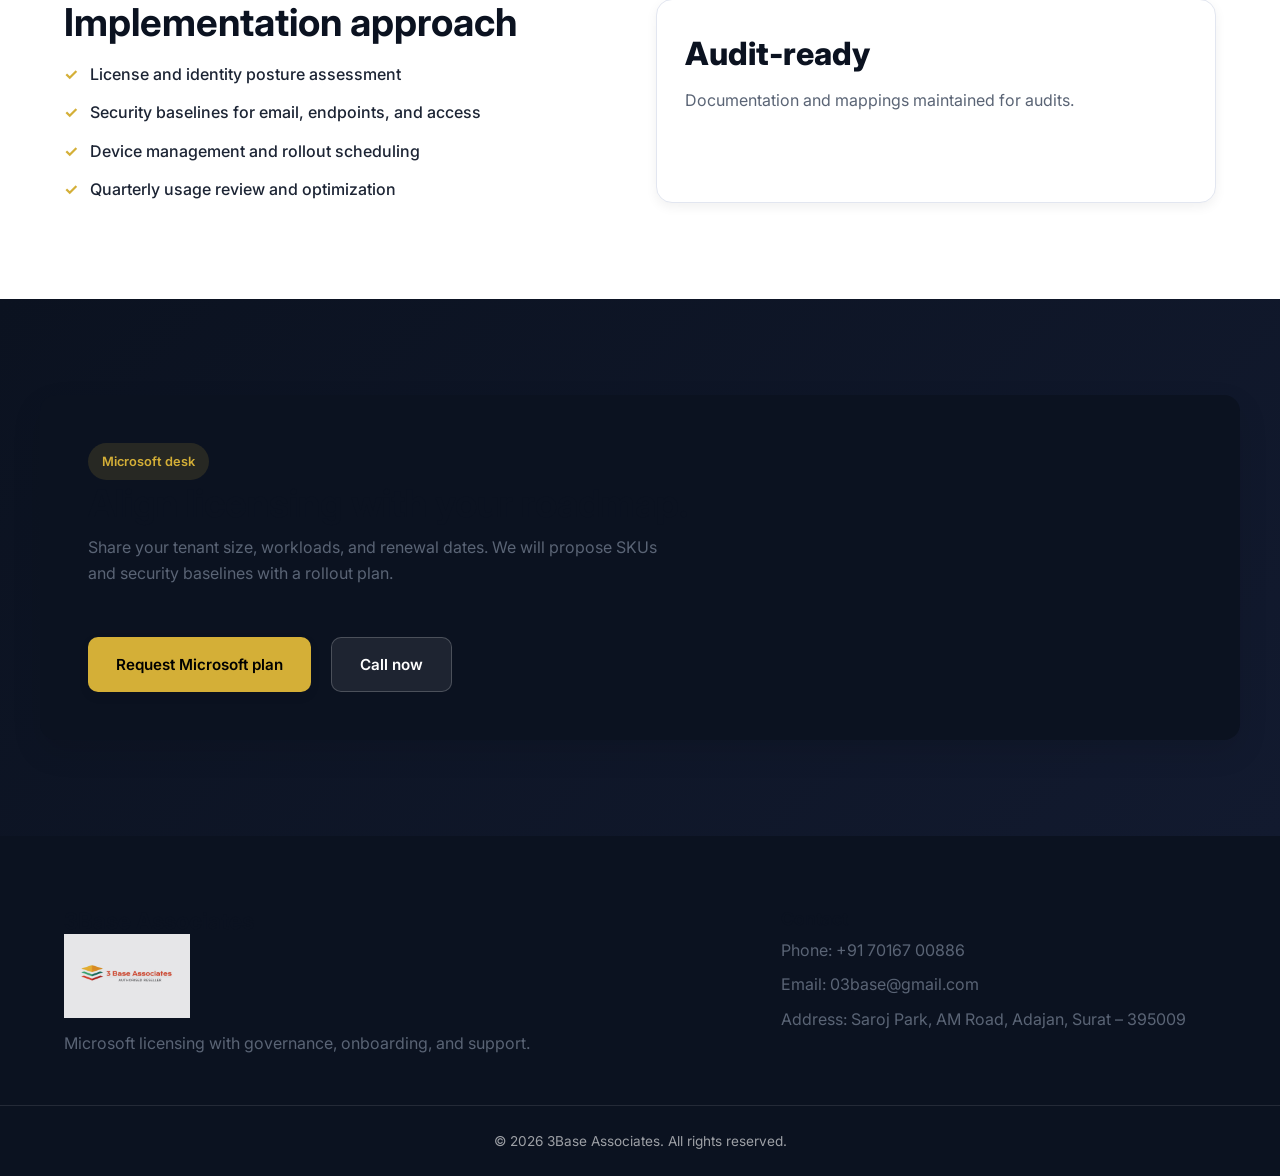
<file: products/microsoft.html>
<!DOCTYPE html>
<html lang="en">
<head>
	<meta charset="UTF-8" />
	<meta name="viewport" content="width=device-width, initial-scale=1.0" />
	<meta name="description" content="Microsoft 365, Windows Server, and hybrid identity licensing with rollout support from 3Base Associates." />
	<title>Microsoft Licensing | 3Base Associates</title>

	<link rel="icon" type="image/png" href="../assets/images/logo/3basefavicon.png" />
	<link rel="preconnect" href="https://fonts.googleapis.com" />
	<link rel="preconnect" href="https://fonts.gstatic.com" crossorigin />
	<link href="https://fonts.googleapis.com/css2?family=Inter:wght@300;400;500;600;700;800&display=swap" rel="stylesheet" />
	<link rel="stylesheet" href="../css/main.css" />
</head>
<body>
	<header class="site-header">
		<div class="container header-inner">
			<a href="../index.html" class="logo">
				<img src="../assets/images/logo/3baselogo.png" alt="3Base Associates" class="site-logo" />
			</a>

			<button class="menu-toggle" type="button" aria-label="Toggle navigation" aria-expanded="false">
				<span></span><span></span><span></span>
			</button>

			<nav class="site-nav" aria-label="Primary">
				<ul>
					<li><a href="../index.html">Home</a></li>
					<li><a href="../about.html">About Us</a></li>
					<li><a href="../solutions.html">Solutions</a></li>
					<li><a href="../products.html" class="active">Products</a></li>
					<li><a href="../news.html">News</a></li>
					<li><a href="../contact.html">Contact</a></li>
				</ul>
				<div class="nav-actions">
					<a href="../contact.html" class="btn btn-primary">Request pricing</a>
				</div>
			</nav>
		</div>
	</header>

	<main>
		<section class="page-hero">
			<div class="container" data-animate>
				<div class="breadcrumb">
					<a href="../index.html">Home</a>
					<span class="separator">/</span>
					<a href="../products.html">Products</a>
					<span class="separator">/</span>
					<span>Microsoft Licensing</span>
				</div>
				<span class="badge">Modern Workplace</span>
				<h1>Microsoft licensing that respects identity, security, and budget.</h1>
				<p class="max-800">We deliver Microsoft 365, Windows Server, SQL Server, and Azure AD workloads with the right SKUs, governance, and rollout controls.</p>
							<div class="hero-actions mt-4">
  <a href="../contact.html" class="btn btn-primary">
    Talk to Adobe desk
  </a>

  <!-- OFFICIAL MICROSOFT WEBSITE LINK -->
  <a
    href="https://www.office.com/"
    target="_blank"
    rel="noopener noreferrer"
    class="btn btn-outline"
  >
    Visit Official Microsoft Website
  </a>

  <a href="tel:+917016700886" class="btn btn-ghost">
    Call +91 70167 00886
  </a>
</div>
		
			</div>
		</section>

		<section class="light">
			<div class="container grid-2">
				<div data-animate>
					<h2>Overview</h2>
					<p class="mt-2">We map Microsoft licensing to identity, devices, and workloads, ensuring zero overlap and clear compliance for audits.</p>
				</div>
				<div class="stat-card" data-animate>
					<div class="stat-value">Hybrid ready</div>
					<div class="stat-label">Plans aligned to on-prem, cloud, and field teams.</div>
				</div>
			</div>
		</section>

		<section class="section-muted">
			<div class="container">
				<header class="section-header" data-animate>
					<h2>Key benefits</h2>
					<p>Optimized licensing and secure configuration for modern work.</p>
				</header>
				<div class="grid-3">
					<article class="card-link" data-animate>
						<h3>Microsoft 365</h3>
						<p>Plan selection, security baselines, DLP, and device compliance.</p>
					</article>
					<article class="card-link" data-animate>
						<h3>Server & SQL</h3>
						<p>Core-based licensing guidance, high availability, and backup planning.</p>
					</article>
					<article class="card-link" data-animate>
						<h3>Identity & access</h3>
						<p>Azure AD, MFA, conditional access, and least-privilege policies.</p>
					</article>
				</div>
			</div>
		</section>

		<section class="light">
			<div class="container grid-2">
				<div data-animate>
					<h2>Implementation approach</h2>
					<ul class="list-check mt-2">
						<li>License and identity posture assessment</li>
						<li>Security baselines for email, endpoints, and access</li>
						<li>Device management and rollout scheduling</li>
						<li>Quarterly usage review and optimization</li>
					</ul>
				</div>
				<div class="stat-card" data-animate>
					<div class="stat-value">Audit-ready</div>
					<div class="stat-label">Documentation and mappings maintained for audits.</div>
				</div>
			</div>
		</section>

		<section class="section-dark">
			<div class="container cta-panel" data-animate>
				<div>
					<span class="badge">Microsoft desk</span>
					<h2>Align licensing with your roadmap.</h2>
					<p class="max-600">Share your tenant size, workloads, and renewal dates. We will propose SKUs and security baselines with a rollout plan.</p>
				</div>
				<div class="cta-actions">
					<a href="../contact.html" class="btn btn-primary">Request Microsoft plan</a>
					<a href="tel:+917016700886" class="btn btn-ghost">Call now</a>
				</div>
			</div>
		</section>
	</main>

	<footer class="site-footer">
		<div class="container footer-grid">
			<div>
				<h3>3Base Associates</h3>
				<img src="../assets/images/logo/3baselogo.png" alt="3Base Associates" class="footer-logo" />
				<p>Microsoft licensing with governance, onboarding, and support.</p>
			</div>
			<div>
				<h4>Contact</h4>
				<p>Phone: +91 70167 00886</p>
				<p>Email: 03base@gmail.com</p>
				<p>Address: Saroj Park, AM Road, Adajan, Surat – 395009</p>
			</div>
		</div>
		<div class="footer-bottom">© 2026 3Base Associates. All rights reserved.</div>
	</footer>

	<script type="module" src="../js/main.js"></script>
</body>
</html>
</file>
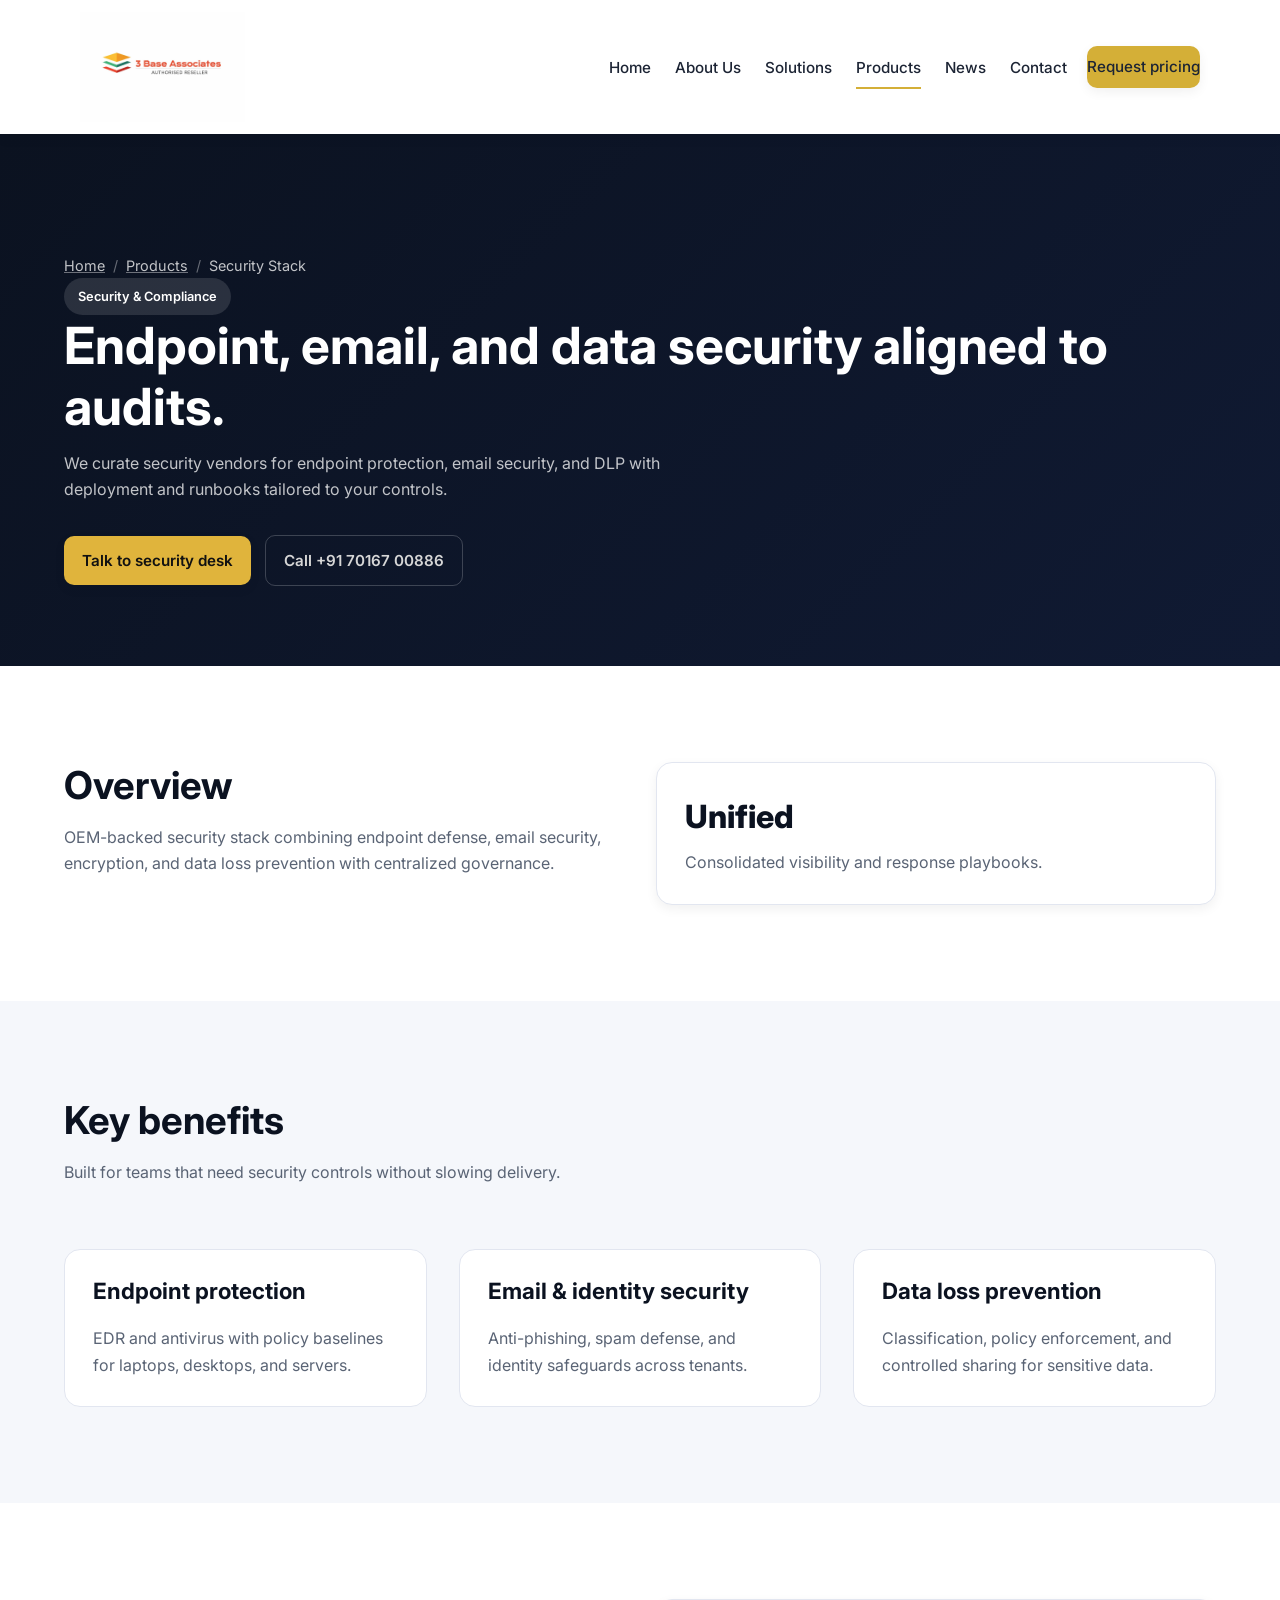
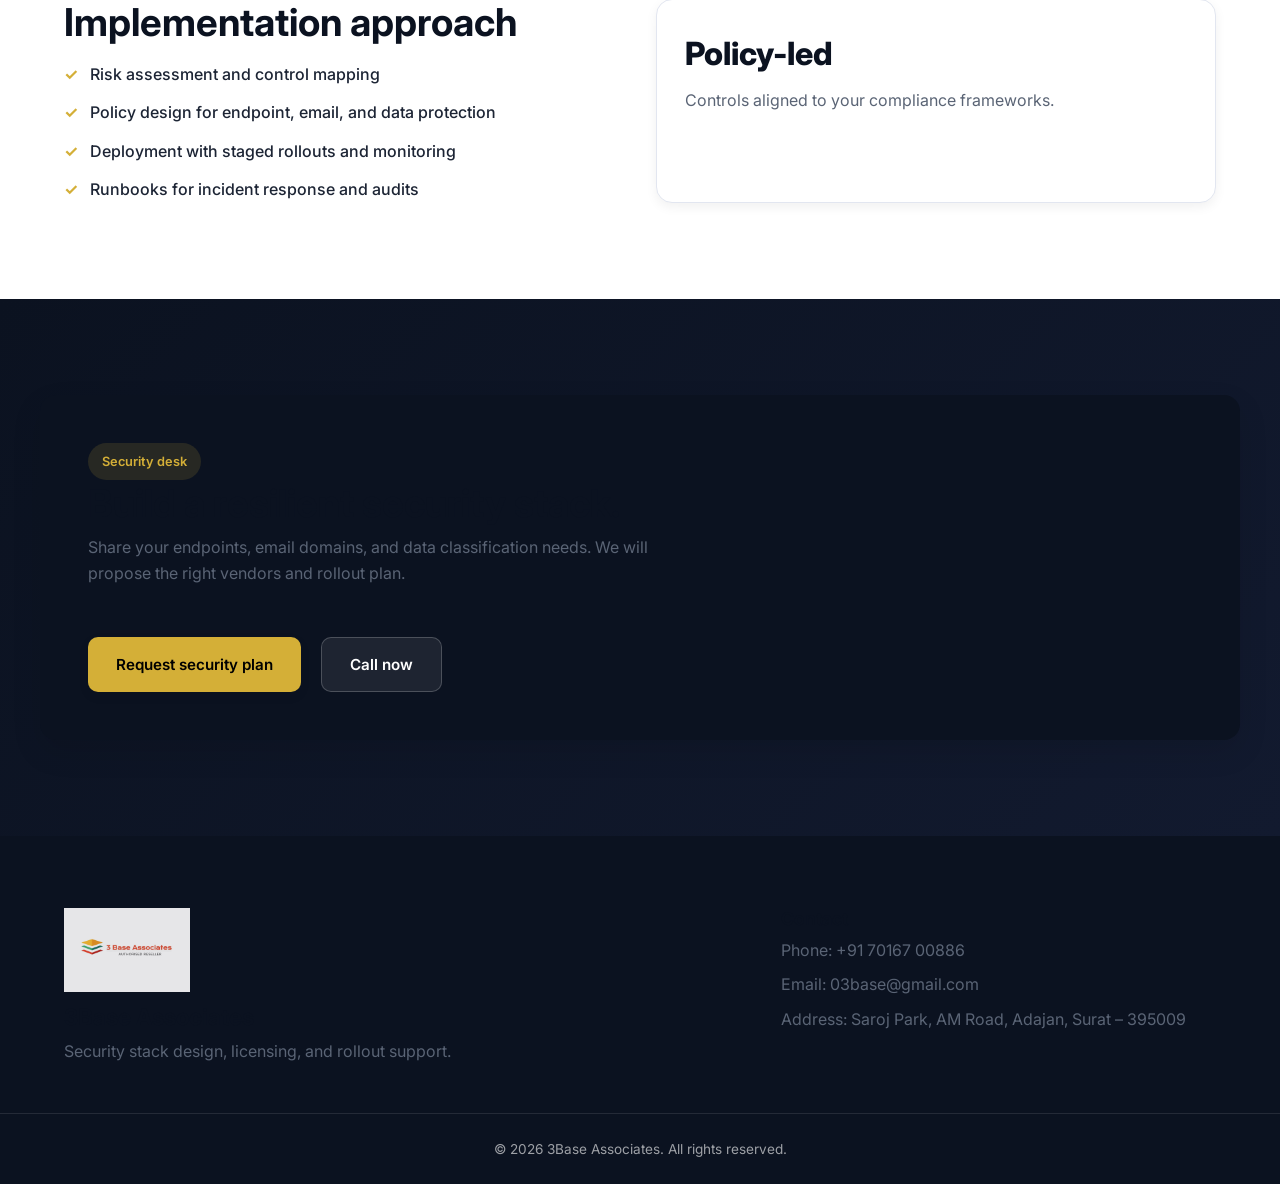
<file: products/security.html>
<!DOCTYPE html>
<html lang="en">
<head>
	<meta name="description" content="Endpoint protection, email security, and data loss prevention solutions from 3Base Associates." />
	<title>Security Stack | 3Base Associates</title>

	<link rel="icon" type="image/png" href="../assets/images/logo/3basefavicon.png" />
	<link rel="preconnect" href="https://fonts.googleapis.com" />
	<link rel="preconnect" href="https://fonts.gstatic.com" crossorigin />
	<link href="https://fonts.googleapis.com/css2?family=Inter:wght@300;400;500;600;700;800&display=swap" rel="stylesheet" />
	<link rel="stylesheet" href="../css/main.css" />
</head>
<body>
	<header class="site-header">
		<div class="container header-inner">
			<a href="../index.html" class="logo">
				<img src="../assets/images/logo/3baselogo.png" alt="3Base Associates" class="site-logo" />
			</a>

			<button class="menu-toggle" type="button" aria-label="Toggle navigation" aria-expanded="false">
				<span></span><span></span><span></span>
			</button>

			<nav class="site-nav" aria-label="Primary">
				<ul>
					<li><a href="../index.html">Home</a></li>
					<li><a href="../about.html">About Us</a></li>
					<li><a href="../solutions.html">Solutions</a></li>
					<li><a href="../products.html" class="active">Products</a></li>
					<li><a href="../news.html">News</a></li>
					<li><a href="../contact.html">Contact</a></li>
				</ul>
				<div class="nav-actions">
					<a href="../contact.html" class="btn btn-primary">Request pricing</a>
				</div>
			</nav>
		</div>
	</header>

	<main>
		<section class="page-hero">
			<div class="container" data-animate>
				<div class="breadcrumb">
					<a href="../index.html">Home</a>
					<span class="separator">/</span>
					<a href="../products.html">Products</a>
					<span class="separator">/</span>
					<span>Security Stack</span>
				</div>
				<span class="badge">Security & Compliance</span>
				<h1>Endpoint, email, and data security aligned to audits.</h1>
				<p class="max-800">We curate security vendors for endpoint protection, email security, and DLP with deployment and runbooks tailored to your controls.</p>
				<div class="hero-actions mt-4">
					<a href="../contact.html" class="btn btn-primary">Talk to security desk</a>
					<a href="tel:+917016700886" class="btn btn-ghost">Call +91 70167 00886</a>
				</div>
			</div>
		</section>

		<section class="light">
			<div class="container grid-2">
				<div data-animate>
					<h2>Overview</h2>
					<p class="mt-2">OEM-backed security stack combining endpoint defense, email security, encryption, and data loss prevention with centralized governance.</p>
				</div>
				<div class="stat-card" data-animate>
					<div class="stat-value">Unified</div>
					<div class="stat-label">Consolidated visibility and response playbooks.</div>
				</div>
			</div>
		</section>

		<section class="section-muted">
			<div class="container">
				<header class="section-header" data-animate>
					<h2>Key benefits</h2>
					<p>Built for teams that need security controls without slowing delivery.</p>
				</header>
				<div class="grid-3">
					<article class="card-link" data-animate>
						<h3>Endpoint protection</h3>
						<p>EDR and antivirus with policy baselines for laptops, desktops, and servers.</p>
					</article>
					<article class="card-link" data-animate>
						<h3>Email & identity security</h3>
						<p>Anti-phishing, spam defense, and identity safeguards across tenants.</p>
					</article>
					<article class="card-link" data-animate>
						<h3>Data loss prevention</h3>
						<p>Classification, policy enforcement, and controlled sharing for sensitive data.</p>
					</article>
				</div>
			</div>
		</section>

		<section class="light">
			<div class="container grid-2">
				<div data-animate>
					<h2>Implementation approach</h2>
					<ul class="list-check mt-2">
						<li>Risk assessment and control mapping</li>
						<li>Policy design for endpoint, email, and data protection</li>
						<li>Deployment with staged rollouts and monitoring</li>
						<li>Runbooks for incident response and audits</li>
					</ul>
				</div>
				<div class="stat-card" data-animate>
					<div class="stat-value">Policy-led</div>
					<div class="stat-label">Controls aligned to your compliance frameworks.</div>
				</div>
			</div>
		</section>

		<section class="section-dark">
			<div class="container cta-panel" data-animate>
				<div>
					<span class="badge">Security desk</span>
					<h2>Build a resilient security stack.</h2>
					<p class="max-600">Share your endpoints, email domains, and data classification needs. We will propose the right vendors and rollout plan.</p>
				</div>
				<div class="cta-actions">
					<a href="../contact.html" class="btn btn-primary">Request security plan</a>
					<a href="tel:+917016700886" class="btn btn-ghost">Call now</a>
				</div>
			</div>
		</section>
	</main>

	<footer class="site-footer">
		<div class="container footer-grid">
			<div>
				<img src="../assets/images/logo/3baselogo.png" alt="3Base Associates" class="footer-logo" />
				<h3>3Base Associates</h3>
				<p>Security stack design, licensing, and rollout support.</p>
			</div>
			<div>
				<h4>Contact</h4>
				<p>Phone: +91 70167 00886</p>
				<p>Email: 03base@gmail.com</p>
				<p>Address: Saroj Park, AM Road, Adajan, Surat – 395009</p>
			</div>
		</div>
		<div class="footer-bottom">© 2026 3Base Associates. All rights reserved.</div>
	</footer>

	<script type="module" src="../js/main.js"></script>
</body>
</html>
</file>
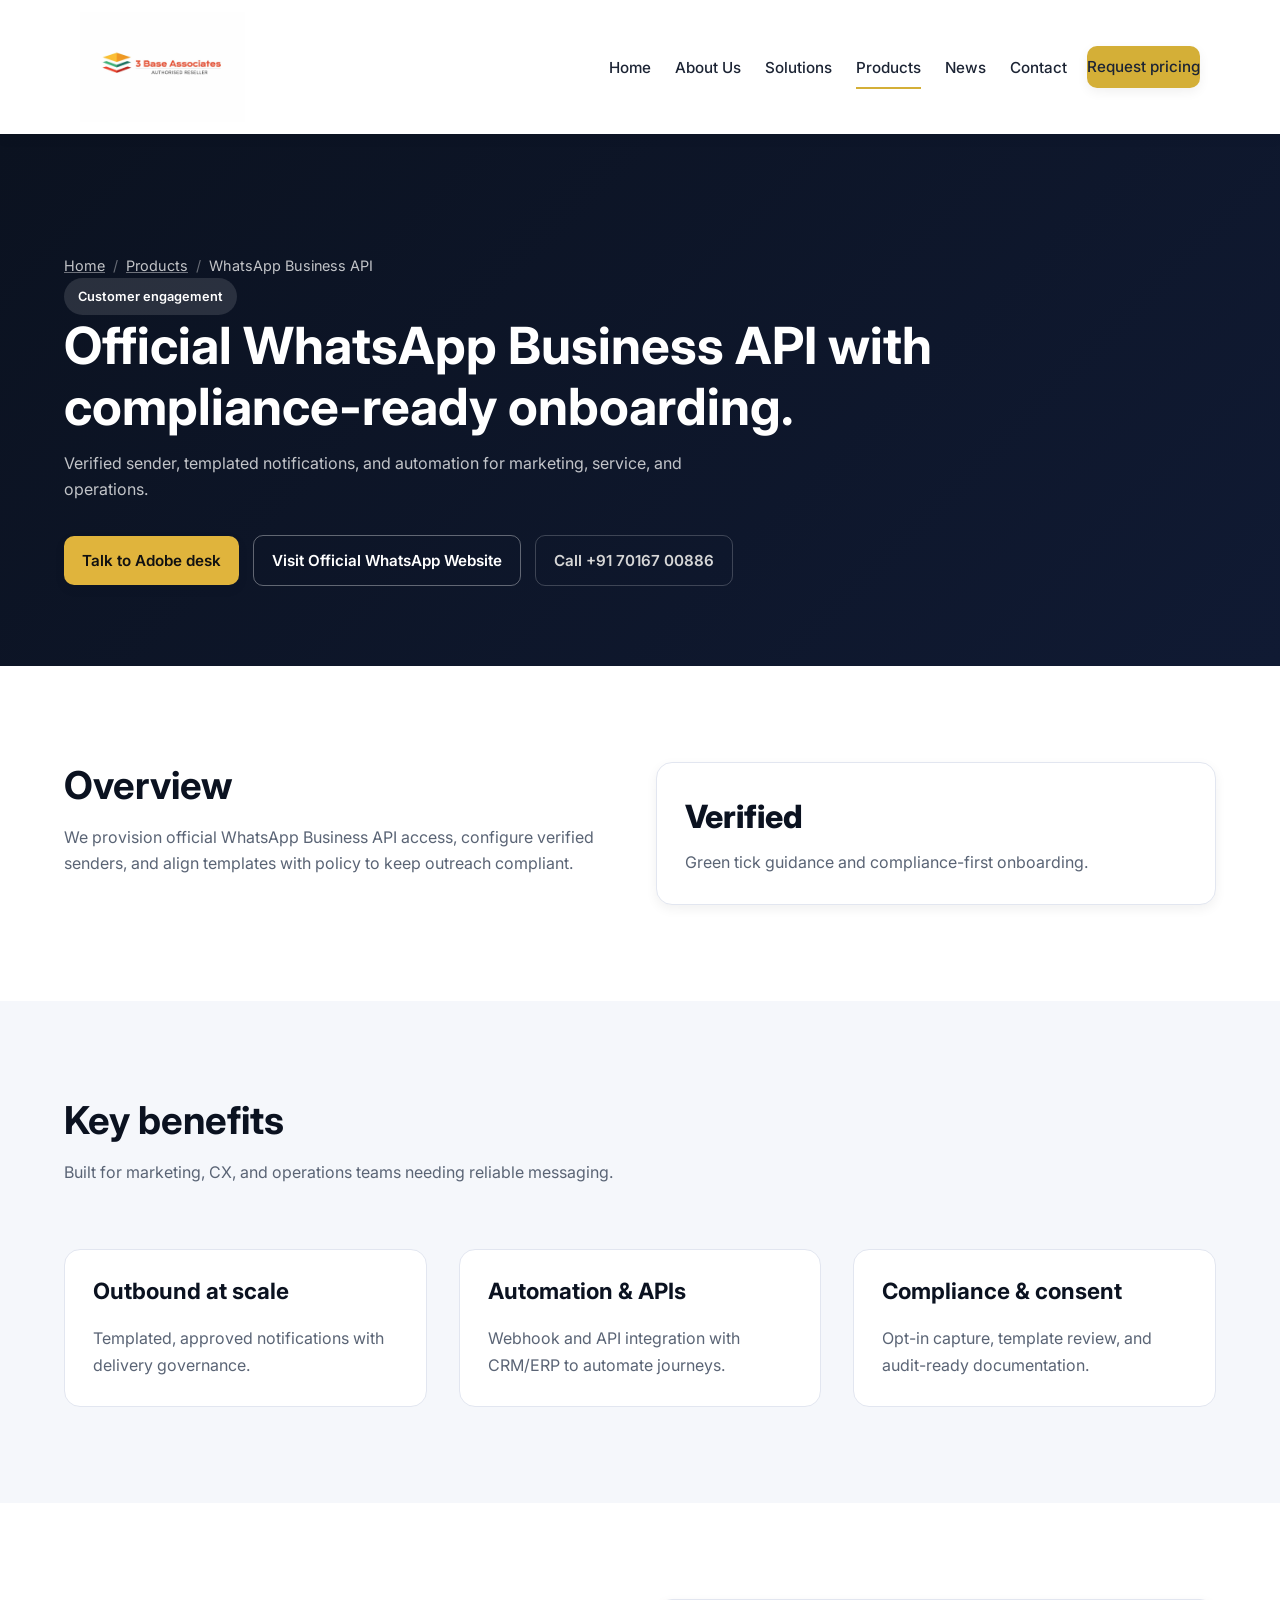
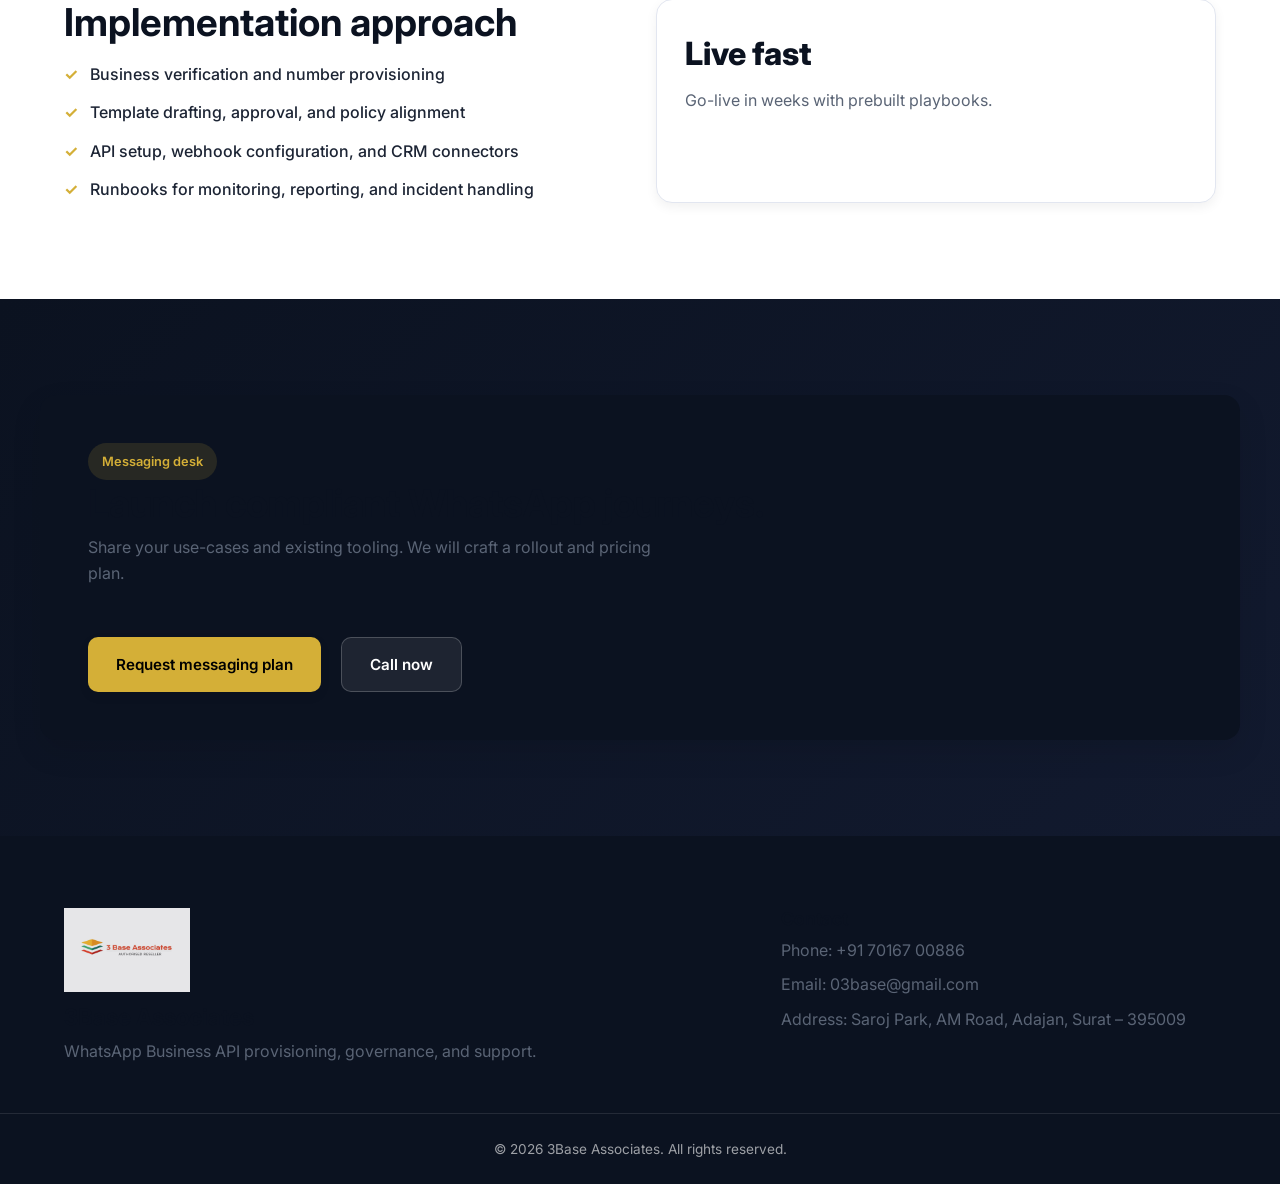
<file: products/whatsapp-api.html>
<!DOCTYPE html>
<html lang="en">
<head>
	<meta charset="UTF-8" />
	<meta name="viewport" content="width=device-width, initial-scale=1.0" />
	<meta name="description" content="Official WhatsApp Business API distribution and onboarding by 3Base Associates." />
	<title>WhatsApp Business API | 3Base Associates</title>

	<link rel="icon" type="image/png" href="../assets/images/logo/3basefavicon.png" />
	<link rel="preconnect" href="https://fonts.googleapis.com" />
	<link rel="preconnect" href="https://fonts.gstatic.com" crossorigin />
	<link href="https://fonts.googleapis.com/css2?family=Inter:wght@300;400;500;600;700;800&display=swap" rel="stylesheet" />
	<link rel="stylesheet" href="../css/main.css" />
</head>
<body>
	<header class="site-header">
		<div class="container header-inner">
			<a href="../index.html" class="logo">
				<img src="../assets/images/logo/3baselogo.png" alt="3Base Associates" class="site-logo" />
			</a>

			<button class="menu-toggle" type="button" aria-label="Toggle navigation" aria-expanded="false">
				<span></span><span></span><span></span>
			</button>

			<nav class="site-nav" aria-label="Primary">
				<ul>
					<li><a href="../index.html">Home</a></li>
					<li><a href="../about.html">About Us</a></li>
					<li><a href="../solutions.html">Solutions</a></li>
					<li><a href="../products.html" class="active">Products</a></li>
					<li><a href="../news.html">News</a></li>
					<li><a href="../contact.html">Contact</a></li>
				</ul>
				<div class="nav-actions">
					<a href="../contact.html" class="btn btn-primary">Request pricing</a>
				</div>
			</nav>
		</div>
	</header>

	<main>
		<section class="page-hero">
			<div class="container" data-animate>
				<div class="breadcrumb">
					<a href="../index.html">Home</a>
					<span class="separator">/</span>
					<a href="../products.html">Products</a>
					<span class="separator">/</span>
					<span>WhatsApp Business API</span>
				</div>
				<span class="badge">Customer engagement</span>
				<h1>Official WhatsApp Business API with compliance-ready onboarding.</h1>
				<p class="max-800">Verified sender, templated notifications, and automation for marketing, service, and operations.</p>
			<div class="hero-actions mt-4">
  <a href="../contact.html" class="btn btn-primary">
    Talk to Adobe desk
  </a>

  <!-- OFFICIAL MICROSOFT WEBSITE LINK -->
  <a
    href="https://hellowhatsup.03base.online/"
    target="_blank"
    rel="noopener noreferrer"
    class="btn btn-outline"
  >
    Visit Official WhatsApp Website
  </a>

  <a href="tel:+917016700886" class="btn btn-ghost">
    Call +91 70167 00886
  </a>
</div>
		</section>

		<section class="light">
			<div class="container grid-2">
				<div data-animate>
					<h2>Overview</h2>
					<p class="mt-2">We provision official WhatsApp Business API access, configure verified senders, and align templates with policy to keep outreach compliant.</p>
				</div>
				<div class="stat-card" data-animate>
					<div class="stat-value">Verified</div>
					<div class="stat-label">Green tick guidance and compliance-first onboarding.</div>
				</div>
			</div>
		</section>

		<section class="section-muted">
			<div class="container">
				<header class="section-header" data-animate>
					<h2>Key benefits</h2>
					<p>Built for marketing, CX, and operations teams needing reliable messaging.</p>
				</header>
				<div class="grid-3">
					<article class="card-link" data-animate>
						<h3>Outbound at scale</h3>
						<p>Templated, approved notifications with delivery governance.</p>
					</article>
					<article class="card-link" data-animate>
						<h3>Automation & APIs</h3>
						<p>Webhook and API integration with CRM/ERP to automate journeys.</p>
					</article>
					<article class="card-link" data-animate>
						<h3>Compliance & consent</h3>
						<p>Opt-in capture, template review, and audit-ready documentation.</p>
					</article>
				</div>
			</div>
		</section>

		<section class="light">
			<div class="container grid-2">
				<div data-animate>
					<h2>Implementation approach</h2>
					<ul class="list-check mt-2">
						<li>Business verification and number provisioning</li>
						<li>Template drafting, approval, and policy alignment</li>
						<li>API setup, webhook configuration, and CRM connectors</li>
						<li>Runbooks for monitoring, reporting, and incident handling</li>
					</ul>
				</div>
				<div class="stat-card" data-animate>
					<div class="stat-value">Live fast</div>
					<div class="stat-label">Go-live in weeks with prebuilt playbooks.</div>
				</div>
			</div>
		</section>

		<section class="section-dark">
			<div class="container cta-panel" data-animate>
				<div>
					<span class="badge">Messaging desk</span>
					<h2>Launch compliant WhatsApp journeys.</h2>
					<p class="max-600">Share your use-cases and existing tooling. We will craft a rollout and pricing plan.</p>
				</div>
				<div class="cta-actions">
					<a href="../contact.html" class="btn btn-primary">Request messaging plan</a>
					<a href="tel:+917016700886" class="btn btn-ghost">Call now</a>
				</div>
			</div>
		</section>
	</main>

	<footer class="site-footer">
		<div class="container footer-grid">
			<div>
				<img src="../assets/images/logo/3baselogo.png" class="footer-logo" alt="3Base Associates" />
				<h3>3Base Associates</h3>
				<p>WhatsApp Business API provisioning, governance, and support.</p>
			</div>
			<div>
				<h4>Contact</h4>
				<p>Phone: +91 70167 00886</p>
				<p>Email: 03base@gmail.com</p>
				<p>Address: Saroj Park, AM Road, Adajan, Surat – 395009</p>
			</div>
		</div>
		<div class="footer-bottom">© 2026 3Base Associates. All rights reserved.</div>
	</footer>

	<script type="module" src="../js/main.js"></script>
</body>
</html>
</file>
<file: css/main.css>
/* =========================================================
   MAIN CSS – Imports
========================================================= */

@import url("./base.css");
@import url("./layout.css");
@import url("./components.css");
@import url("./sections.css");
@import url("./utilities.css");

/* =========================================================
   GLOBAL RESET
========================================================= */

body {
  margin: 0;
  padding: 0;
}

/* =========================================================
   HEADER
========================================================= */

.site-header {
  background: #ffffff;
  margin: 0;
  padding: 0;
  border-bottom: none;
}

.header-inner {
  display: flex;
  align-items: center;
  justify-content: space-between;

  min-height: 72px;          /* clean professional height */
  padding: 12px 40px;
}

/* =========================================================
   LOGO (FINAL SAFE SIZE)
========================================================= */

.site-logo {
  height: 48px;
  width: auto;
  object-fit: contain;
  display: block;
}

@media (max-width: 768px) {
  .site-logo {
    height: 36px;
  }
}

/* =========================================================
   MAIN / HERO (NO GAP GUARANTEE)
========================================================= */

main#home {
  padding-top: 0 !important;
  margin-top: 0 !important;
}

main#home > section:first-child,
.hero,
.hero-section {
  margin-top: 0 !important;
  padding-top: 0 !important;
}

.hero-actions {
  display: flex;
  flex-wrap: wrap;
  gap: 14px;
  align-items: center;
}

.hero-actions .btn {
  display: inline-flex;
  align-items: center;
  justify-content: center;
  padding: 12px 18px;
  font-size: 0.95rem;
  font-weight: 600;
  border-radius: 10px;
  text-decoration: none;
  transition: all 0.2s ease;
}





.hero-actions .btn-primary {
  background: #e0b43c;
  color: #111;
}

.hero-actions .btn-primary:hover {
  background: #cfa532;
  transform: translateY(-1px);
}

.hero-actions .btn-outline {
  background: transparent;
  color: #ffffff;
  border: 1px solid rgba(255, 255, 255, 0.35);
}

.hero-actions .btn-outline:hover {
  background: rgba(255, 255, 255, 0.08);
}

.hero-actions .btn-ghost {
  background: transparent;
  color: #d6d6d6;
}

.hero-actions .btn-ghost:hover {
  color: #ffffff;
  text-decoration: underline;
}

@media (max-width: 640px) {
  .hero-actions {
    flex-direction: column;
  }
  .hero-actions .btn {
    width: 100%;
  }
}
</file>
